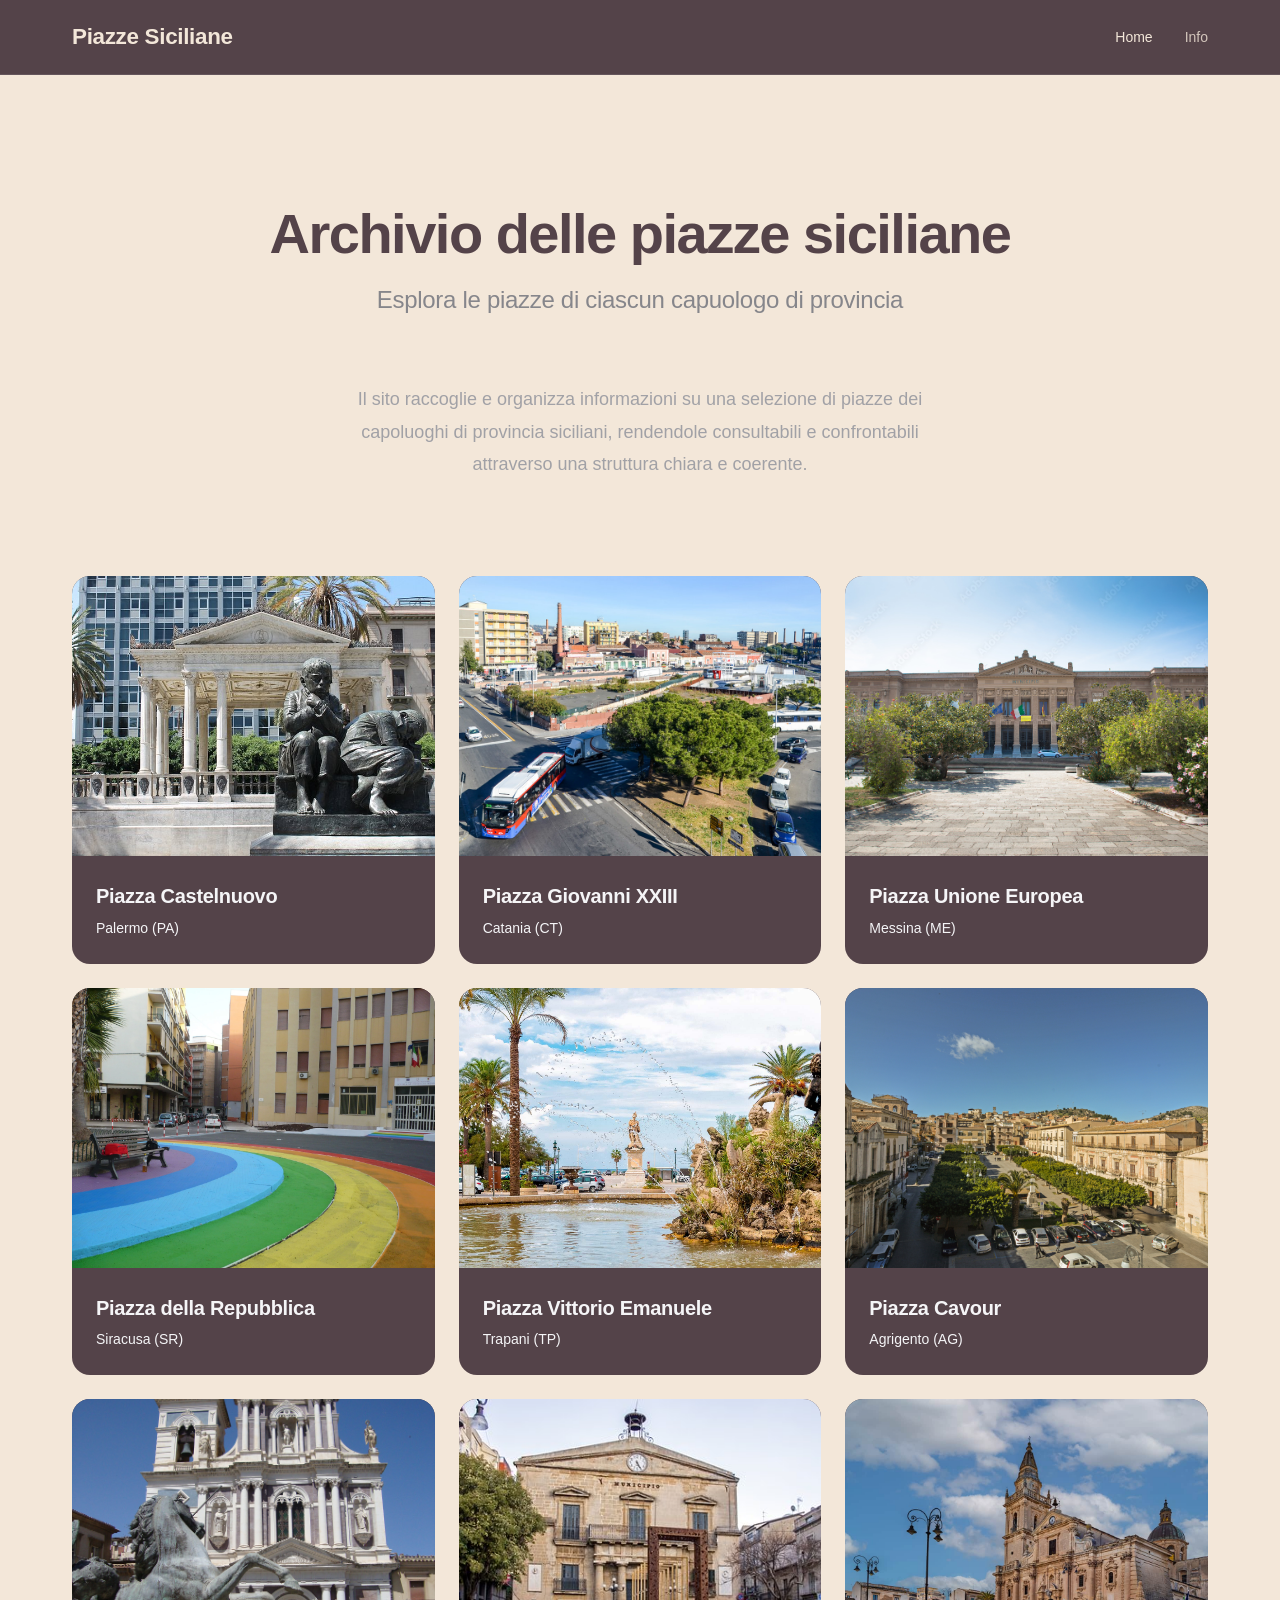
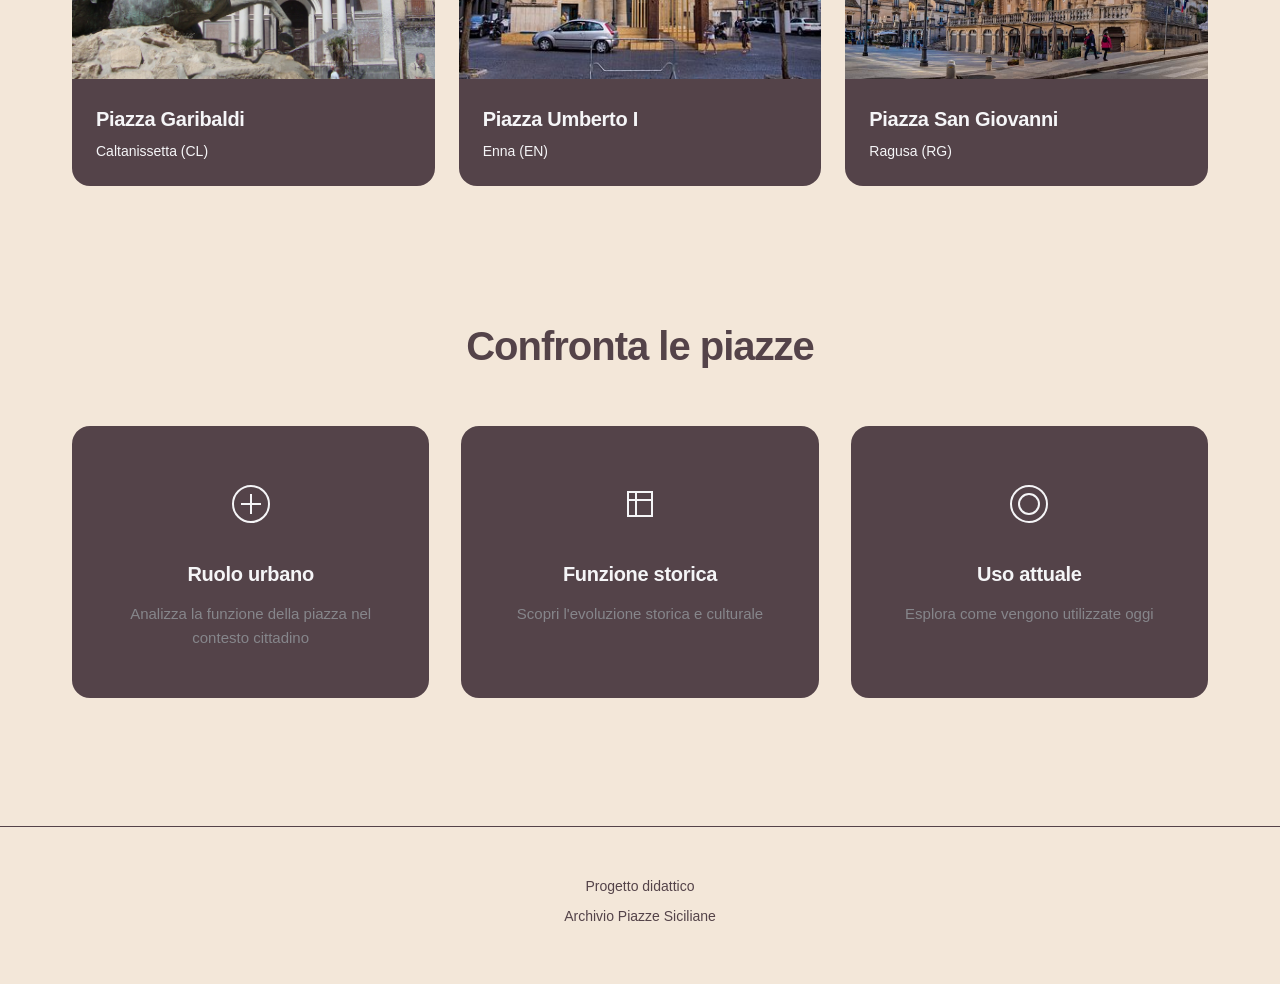
<file: index.html>
<!DOCTYPE html>
<html lang="it">
<head>
    <meta charset="UTF-8">
    <meta name="viewport" content="width=device-width, initial-scale=1.0">
    <title>Archivio delle piazze siciliane</title>
    <link rel="stylesheet" href="css/style.css">
</head>
<body>

<header>
    <div class="header-container">
        <div class="header-left">
            <h1>Piazze Siciliane</h1>
        </div>
        <nav>
            <a href="index.html" class="active">Home</a>
            <a href="info.html">Info</a>
        </nav>
    </div>
</header>

<main>
    <!-- HERO SECTION -->
    <section class="hero">
        <h2>Archivio delle piazze siciliane</h2>
        <p>Esplora le piazze di ciascun capuologo di provincia</p>
    </section>

    <!-- INFO SECTION -->
    <section class="intro">
        <p>
            Il sito raccoglie e organizza informazioni su una selezione di piazze
            dei capoluoghi di provincia siciliani, rendendole consultabili e confrontabili
            attraverso una struttura chiara e coerente.
        </p>
    </section>

    <!-- PIAZZE GRID - 9 PIAZZE -->
    <section class="piazze" id="piazze">
        <a href="piazza-palermo.html" class="card">
            <img src="img/palermo.jpeg" alt="Piazza Castelnuovo Palermo" class="card-img">
            <div class="card-content">
                <h3>Piazza Castelnuovo</h3>
                <p>Palermo (PA)</p>
            </div>
        </a>

        <a href="piazza-catania.html" class="card">
            <img src="img/catania.webp" alt="Piazza Giovanni XXIII Catania" class="card-img">
            <div class="card-content">
                <h3>Piazza Giovanni XXIII</h3>
                <p>Catania (CT)</p>
            </div>
        </a>

        <a href="piazza-messina.html" class="card">
            <img src="img/messina.webp" alt="Piazza Unione Europea Messina" class="card-img">
            <div class="card-content">
                <h3>Piazza Unione Europea</h3>
                <p>Messina (ME)</p>
            </div>
        </a>

        <a href="piazza-siracusa.html" class="card">
            <img src="img/siracusa.webp" alt="Piazza della Repubblica Siracusa" class="card-img">
            <div class="card-content">
                <h3>Piazza della Repubblica</h3>
                <p>Siracusa (SR)</p>
            </div>
        </a>

        <div class="card">
            <img src="img/trapani.jpeg" alt="Piazza Vittorio Emanuele Trapani" class="card-img">
            <div class="card-content">
                <h3>Piazza Vittorio Emanuele</h3>
                <p>Trapani (TP)</p>
            </div>
        </div>

        <div class="card">
            <img src="img/agrigento.webp" alt="Piazza Cavour Agrigento" class="card-img">
            <div class="card-content">
                <h3>Piazza Cavour</h3>
                <p>Agrigento (AG)</p>
            </div>
        </div>

        <div class="card">
            <img src="img/caltanissetta.webp" alt="Piazza Garibaldi Caltanissetta" class="card-img">
            <div class="card-content">
                <h3>Piazza Garibaldi</h3>
                <p>Caltanissetta (CL)</p>
            </div>
        </div>

        <div class="card">
            <img src="img/enna.webp" alt="Piazza Umberto I Enna" class="card-img">
            <div class="card-content">
                <h3>Piazza Umberto I</h3>
                <p>Enna (EN)</p>
            </div>
        </div>

        <div class="card">
            <img src="img/ragusa.jpg" alt="Piazza San Giovanni Ragusa" class="card-img">
            <div class="card-content">
                <h3>Piazza San Giovanni</h3>
                <p>Ragusa (RG)</p>
            </div>
        </div>
    </section>

    <!-- CONFRONTA SECTION -->
    <section class="confronta" id="confronta">
        <h2>Confronta le piazze</h2>
        
        <div class="compare-grid">
            <a href="confronto-urbano.html" class="compare-card">
                <div class="compare-icon">
                    <svg width="40" height="40" viewBox="0 0 40 40" fill="none">
                        <circle cx="20" cy="20" r="18" stroke="currentColor" stroke-width="2"/>
                        <path d="M20 10v20M10 20h20" stroke="currentColor" stroke-width="2"/>
                    </svg>
                </div>
                <h4>Ruolo urbano</h4>
                <p>Analizza la funzione della piazza nel contesto cittadino</p>
            </a>

            <a href="confronto-storico.html" class="compare-card">
                <div class="compare-icon">
                    <svg width="40" height="40" viewBox="0 0 40 40" fill="none">
                        <rect x="8" y="8" width="24" height="24" stroke="currentColor" stroke-width="2"/>
                        <path d="M8 16h24M16 8v24" stroke="currentColor" stroke-width="2"/>
                    </svg>
                </div>
                <h4>Funzione storica</h4>
                <p>Scopri l'evoluzione storica e culturale</p>
            </a>

            <a href="confronto-attuale.html" class="compare-card">
                <div class="compare-icon">
                    <svg width="40" height="40" viewBox="0 0 40 40" fill="none">
                        <circle cx="20" cy="20" r="18" stroke="currentColor" stroke-width="2"/>
                        <circle cx="20" cy="20" r="10" stroke="currentColor" stroke-width="2"/>
                    </svg>
                </div>
                <h4>Uso attuale</h4>
                <p>Esplora come vengono utilizzate oggi</p>
            </a>
        </div>
    </section>

</main>

<footer>
    <div class="footer-content">
        <p>Progetto didattico</p>
        <p>Archivio Piazze Siciliane</p>
    </div>
</footer>

</body>

</html>
</file>
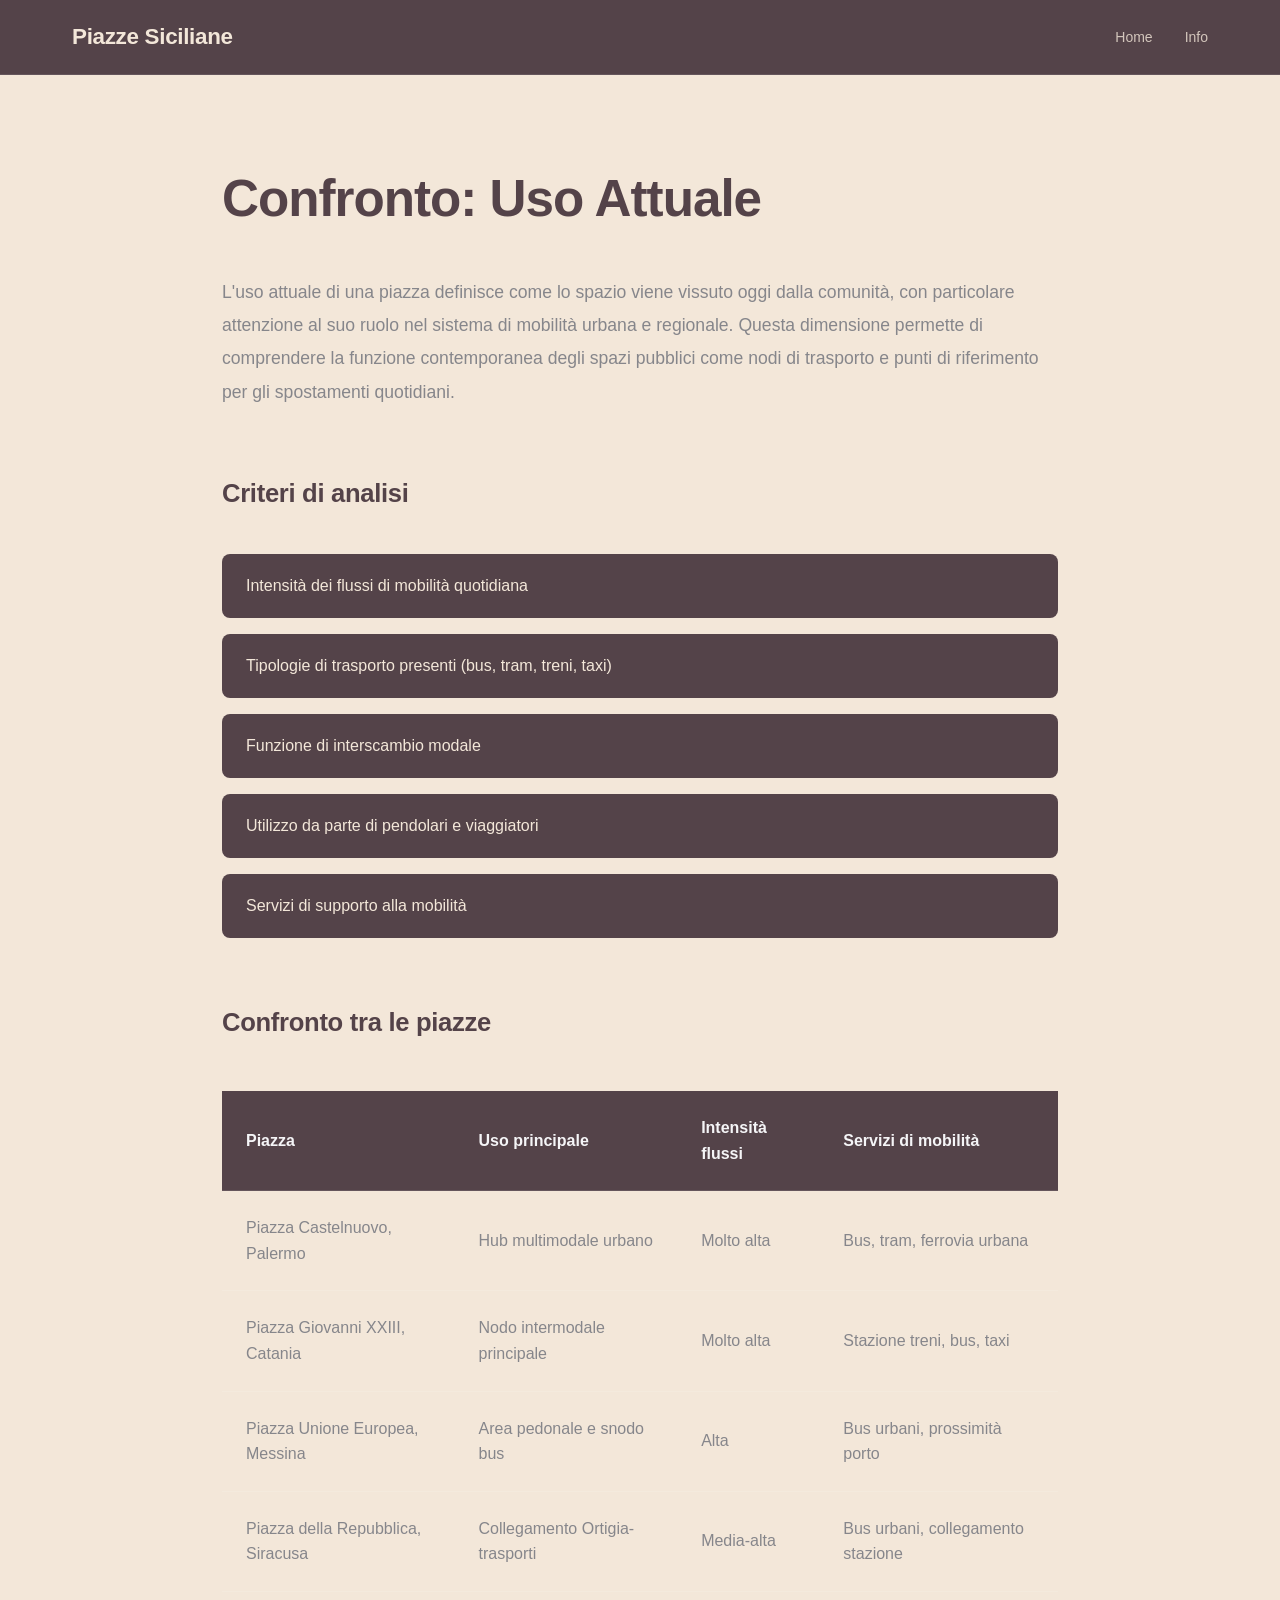
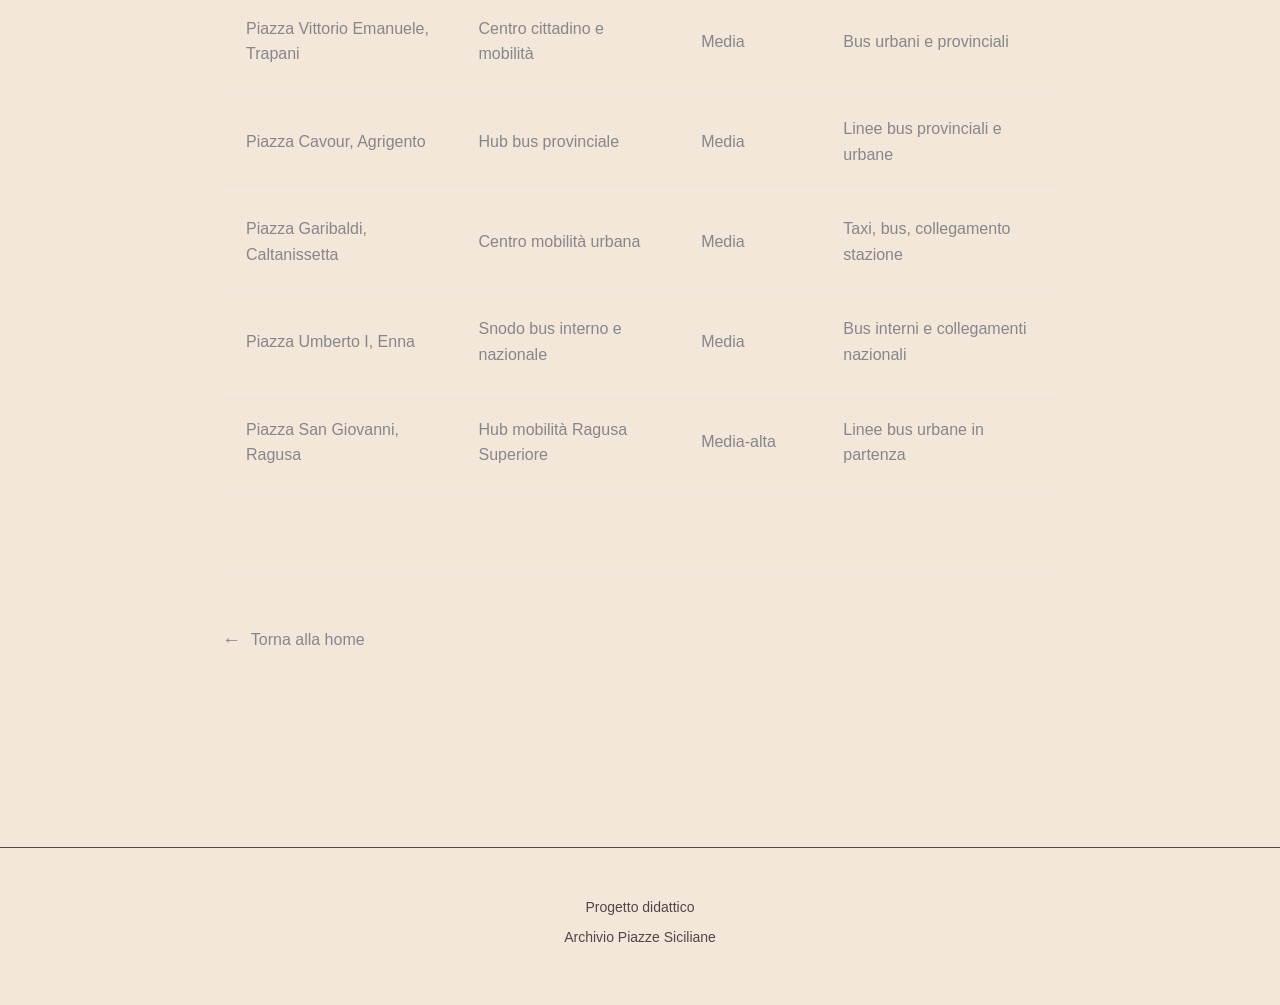
<file: confronto-attuale.html>
<!DOCTYPE html>
<html lang="it">
<head>
    <meta charset="UTF-8">
    <meta name="viewport" content="width=device-width, initial-scale=1.0">
    <title>Uso Attuale - Confronto Piazze</title>
    <link rel="stylesheet" href="css/style.css">
</head>
<body>

<header>
    <div class="header-container">
        <div class="header-left">
            <h1>Piazze Siciliane</h1>
        </div>
        <nav>
            <a href="index.html">Home</a>
            <a href="info.html">Info</a>
        </nav>
    </div>
</header>

<main>
    <article class="content">
        <h2>Confronto: Uso Attuale</h2>
        
        <p>
            L'uso attuale di una piazza definisce come lo spazio viene vissuto oggi dalla comunità, 
            con particolare attenzione al suo ruolo nel sistema di mobilità urbana e regionale. 
            Questa dimensione permette di comprendere la funzione contemporanea degli spazi pubblici 
            come nodi di trasporto e punti di riferimento per gli spostamenti quotidiani.
        </p>

        <h3>Criteri di analisi</h3>
        
        <ul>
            <li>Intensità dei flussi di mobilità quotidiana</li>
            <li>Tipologie di trasporto presenti (bus, tram, treni, taxi)</li>
            <li>Funzione di interscambio modale</li>
            <li>Utilizzo da parte di pendolari e viaggiatori</li>
            <li>Servizi di supporto alla mobilità</li>
        </ul>

        <h3>Confronto tra le piazze</h3>
        
        <table class="comparison-table">
            <thead>
                <tr>
                    <th>Piazza</th>
                    <th>Uso principale</th>
                    <th>Intensità flussi</th>
                    <th>Servizi di mobilità</th>
                </tr>
            </thead>
            <tbody>
                <tr>
                    <td>Piazza Castelnuovo, Palermo</td>
                    <td>Hub multimodale urbano</td>
                    <td>Molto alta</td>
                    <td>Bus, tram, ferrovia urbana</td>
                </tr>
                <tr>
                    <td>Piazza Giovanni XXIII, Catania</td>
                    <td>Nodo intermodale principale</td>
                    <td>Molto alta</td>
                    <td>Stazione treni, bus, taxi</td>
                </tr>
                <tr>
                    <td>Piazza Unione Europea, Messina</td>
                    <td>Area pedonale e snodo bus</td>
                    <td>Alta</td>
                    <td>Bus urbani, prossimità porto</td>
                </tr>
                <tr>
                    <td>Piazza della Repubblica, Siracusa</td>
                    <td>Collegamento Ortigia-trasporti</td>
                    <td>Media-alta</td>
                    <td>Bus urbani, collegamento stazione</td>
                </tr>
                <tr>
                    <td>Piazza Vittorio Emanuele, Trapani</td>
                    <td>Centro cittadino e mobilità</td>
                    <td>Media</td>
                    <td>Bus urbani e provinciali</td>
                </tr>
                <tr>
                    <td>Piazza Cavour, Agrigento</td>
                    <td>Hub bus provinciale</td>
                    <td>Media</td>
                    <td>Linee bus provinciali e urbane</td>
                </tr>
                <tr>
                    <td>Piazza Garibaldi, Caltanissetta</td>
                    <td>Centro mobilità urbana</td>
                    <td>Media</td>
                    <td>Taxi, bus, collegamento stazione</td>
                </tr>
                <tr>
                    <td>Piazza Umberto I, Enna</td>
                    <td>Snodo bus interno e nazionale</td>
                    <td>Media</td>
                    <td>Bus interni e collegamenti nazionali</td>
                </tr>
                <tr>
                    <td>Piazza San Giovanni, Ragusa</td>
                    <td>Hub mobilità Ragusa Superiore</td>
                    <td>Media-alta</td>
                    <td>Linee bus urbane in partenza</td>
                </tr>
            </tbody>
        </table>

        <p>
            <a href="index.html">Torna alla home</a>
        </p>
    </article>
</main>

<footer>
    <div class="footer-content">
        <p>Progetto didattico</p>
        <p>Archivio Piazze Siciliane</p>
    </div>
</footer>

</body>
</html>
</file>
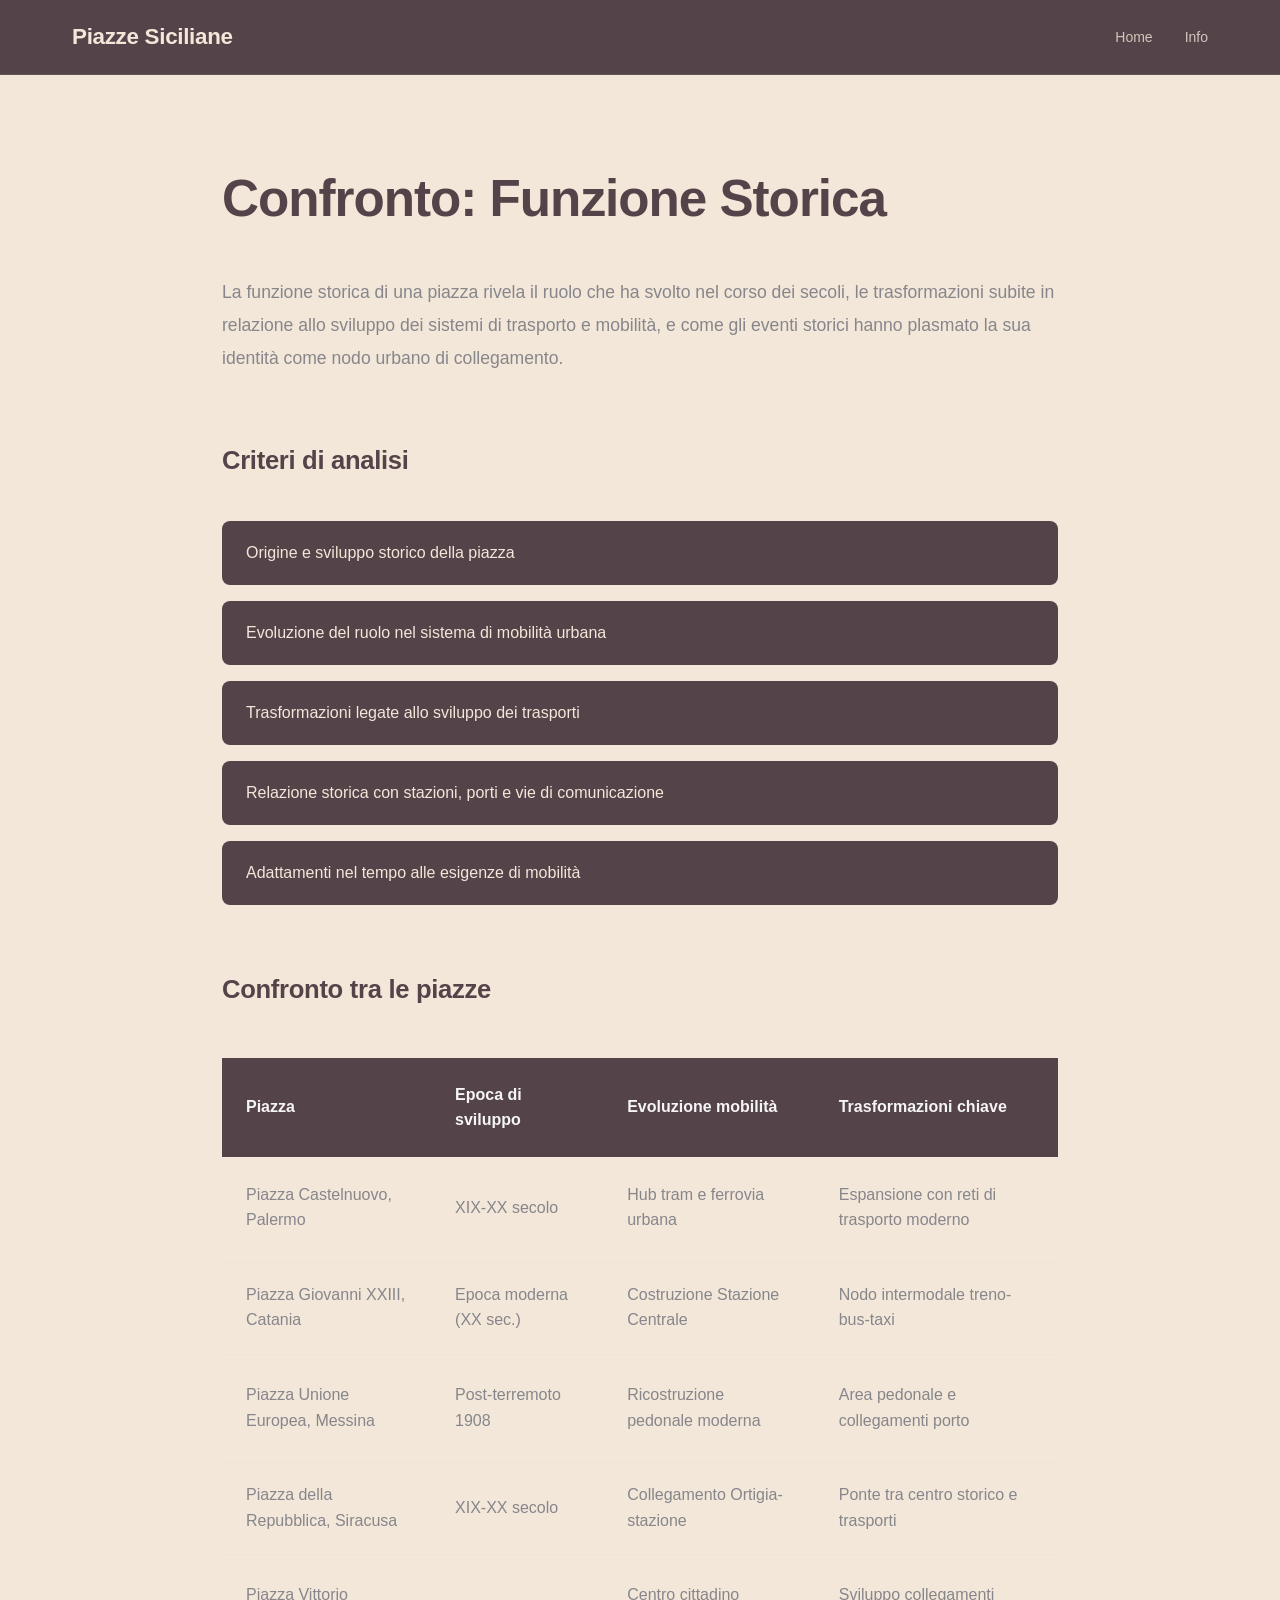
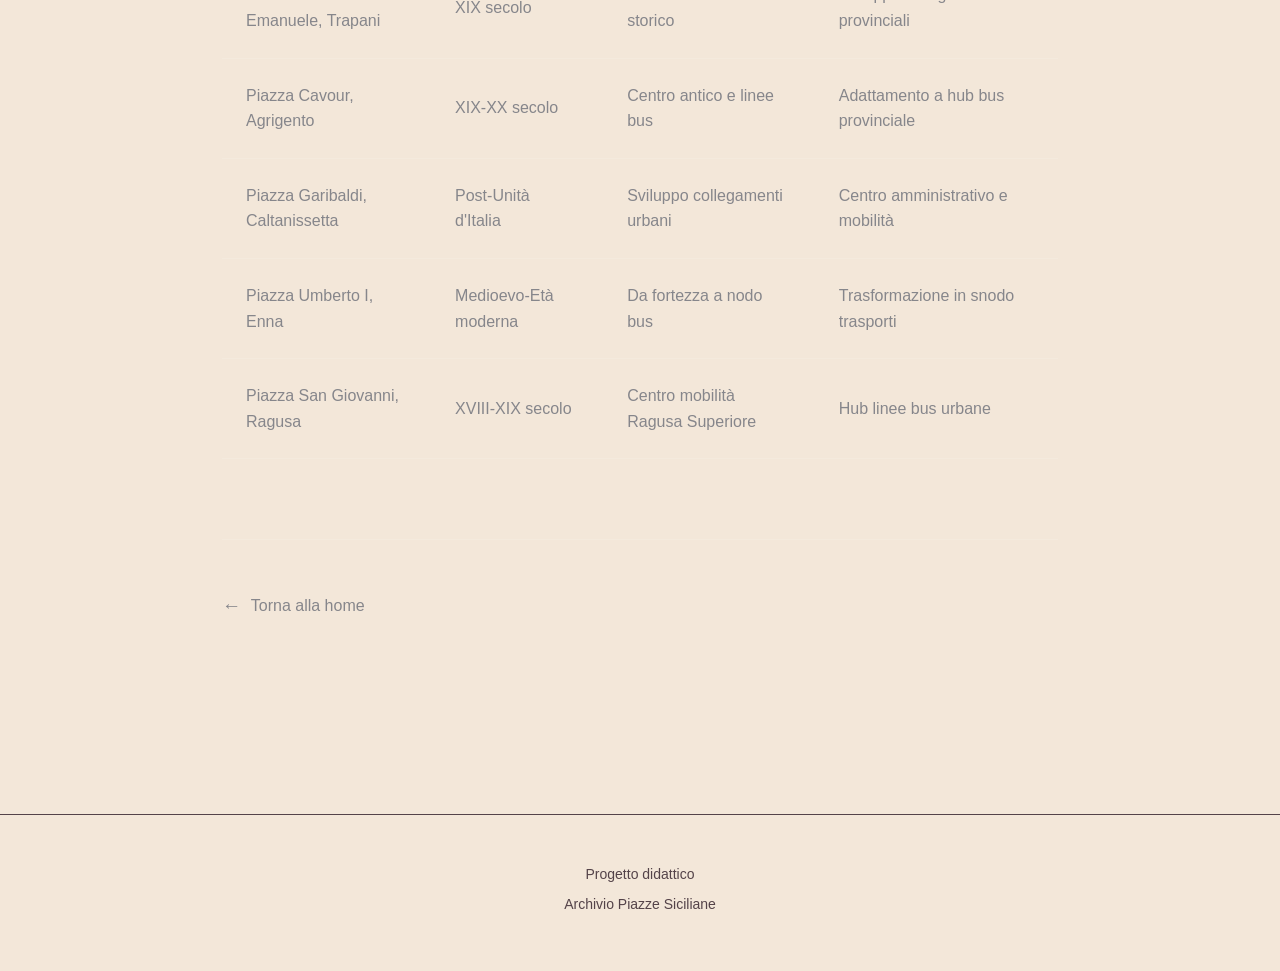
<file: confronto-storico.html>
<!DOCTYPE html>
<html lang="it">
<head>
    <meta charset="UTF-8">
    <meta name="viewport" content="width=device-width, initial-scale=1.0">
    <title>Funzione Storica - Confronto Piazze</title>
    <link rel="stylesheet" href="css/style.css">
</head>
<body>

<header>
    <div class="header-container">
        <div class="header-left">
            <h1>Piazze Siciliane</h1>
        </div>
        <nav>
            <a href="index.html">Home</a>
            <a href="info.html">Info</a>
        </nav>
    </div>
</header>

<main>
    <article class="content">
        <h2>Confronto: Funzione Storica</h2>
        
        <p>
            La funzione storica di una piazza rivela il ruolo che ha svolto nel corso dei secoli, 
            le trasformazioni subite in relazione allo sviluppo dei sistemi di trasporto e mobilità, 
            e come gli eventi storici hanno plasmato la sua identità come nodo urbano di collegamento.
        </p>

        <h3>Criteri di analisi</h3>
        
        <ul>
            <li>Origine e sviluppo storico della piazza</li>
            <li>Evoluzione del ruolo nel sistema di mobilità urbana</li>
            <li>Trasformazioni legate allo sviluppo dei trasporti</li>
            <li>Relazione storica con stazioni, porti e vie di comunicazione</li>
            <li>Adattamenti nel tempo alle esigenze di mobilità</li>
        </ul>

        <h3>Confronto tra le piazze</h3>
        
        <table class="comparison-table">
            <thead>
                <tr>
                    <th>Piazza</th>
                    <th>Epoca di sviluppo</th>
                    <th>Evoluzione mobilità</th>
                    <th>Trasformazioni chiave</th>
                </tr>
            </thead>
            <tbody>
                <tr>
                    <td>Piazza Castelnuovo, Palermo</td>
                    <td>XIX-XX secolo</td>
                    <td>Hub tram e ferrovia urbana</td>
                    <td>Espansione con reti di trasporto moderno</td>
                </tr>
                <tr>
                    <td>Piazza Giovanni XXIII, Catania</td>
                    <td>Epoca moderna (XX sec.)</td>
                    <td>Costruzione Stazione Centrale</td>
                    <td>Nodo intermodale treno-bus-taxi</td>
                </tr>
                <tr>
                    <td>Piazza Unione Europea, Messina</td>
                    <td>Post-terremoto 1908</td>
                    <td>Ricostruzione pedonale moderna</td>
                    <td>Area pedonale e collegamenti porto</td>
                </tr>
                <tr>
                    <td>Piazza della Repubblica, Siracusa</td>
                    <td>XIX-XX secolo</td>
                    <td>Collegamento Ortigia-stazione</td>
                    <td>Ponte tra centro storico e trasporti</td>
                </tr>
                <tr>
                    <td>Piazza Vittorio Emanuele, Trapani</td>
                    <td>XIX secolo</td>
                    <td>Centro cittadino storico</td>
                    <td>Sviluppo collegamenti provinciali</td>
                </tr>
                <tr>
                    <td>Piazza Cavour, Agrigento</td>
                    <td>XIX-XX secolo</td>
                    <td>Centro antico e linee bus</td>
                    <td>Adattamento a hub bus provinciale</td>
                </tr>
                <tr>
                    <td>Piazza Garibaldi, Caltanissetta</td>
                    <td>Post-Unità d'Italia</td>
                    <td>Sviluppo collegamenti urbani</td>
                    <td>Centro amministrativo e mobilità</td>
                </tr>
                <tr>
                    <td>Piazza Umberto I, Enna</td>
                    <td>Medioevo-Età moderna</td>
                    <td>Da fortezza a nodo bus</td>
                    <td>Trasformazione in snodo trasporti</td>
                </tr>
                <tr>
                    <td>Piazza San Giovanni, Ragusa</td>
                    <td>XVIII-XIX secolo</td>
                    <td>Centro mobilità Ragusa Superiore</td>
                    <td>Hub linee bus urbane</td>
                </tr>
            </tbody>
        </table>

        <p>
            <a href="index.html">Torna alla home</a>
        </p>
    </article>
</main>

<footer>
    <div class="footer-content">
        <p>Progetto didattico</p>
        <p>Archivio Piazze Siciliane</p>
    </div>
</footer>

</body>
</html>
</file>
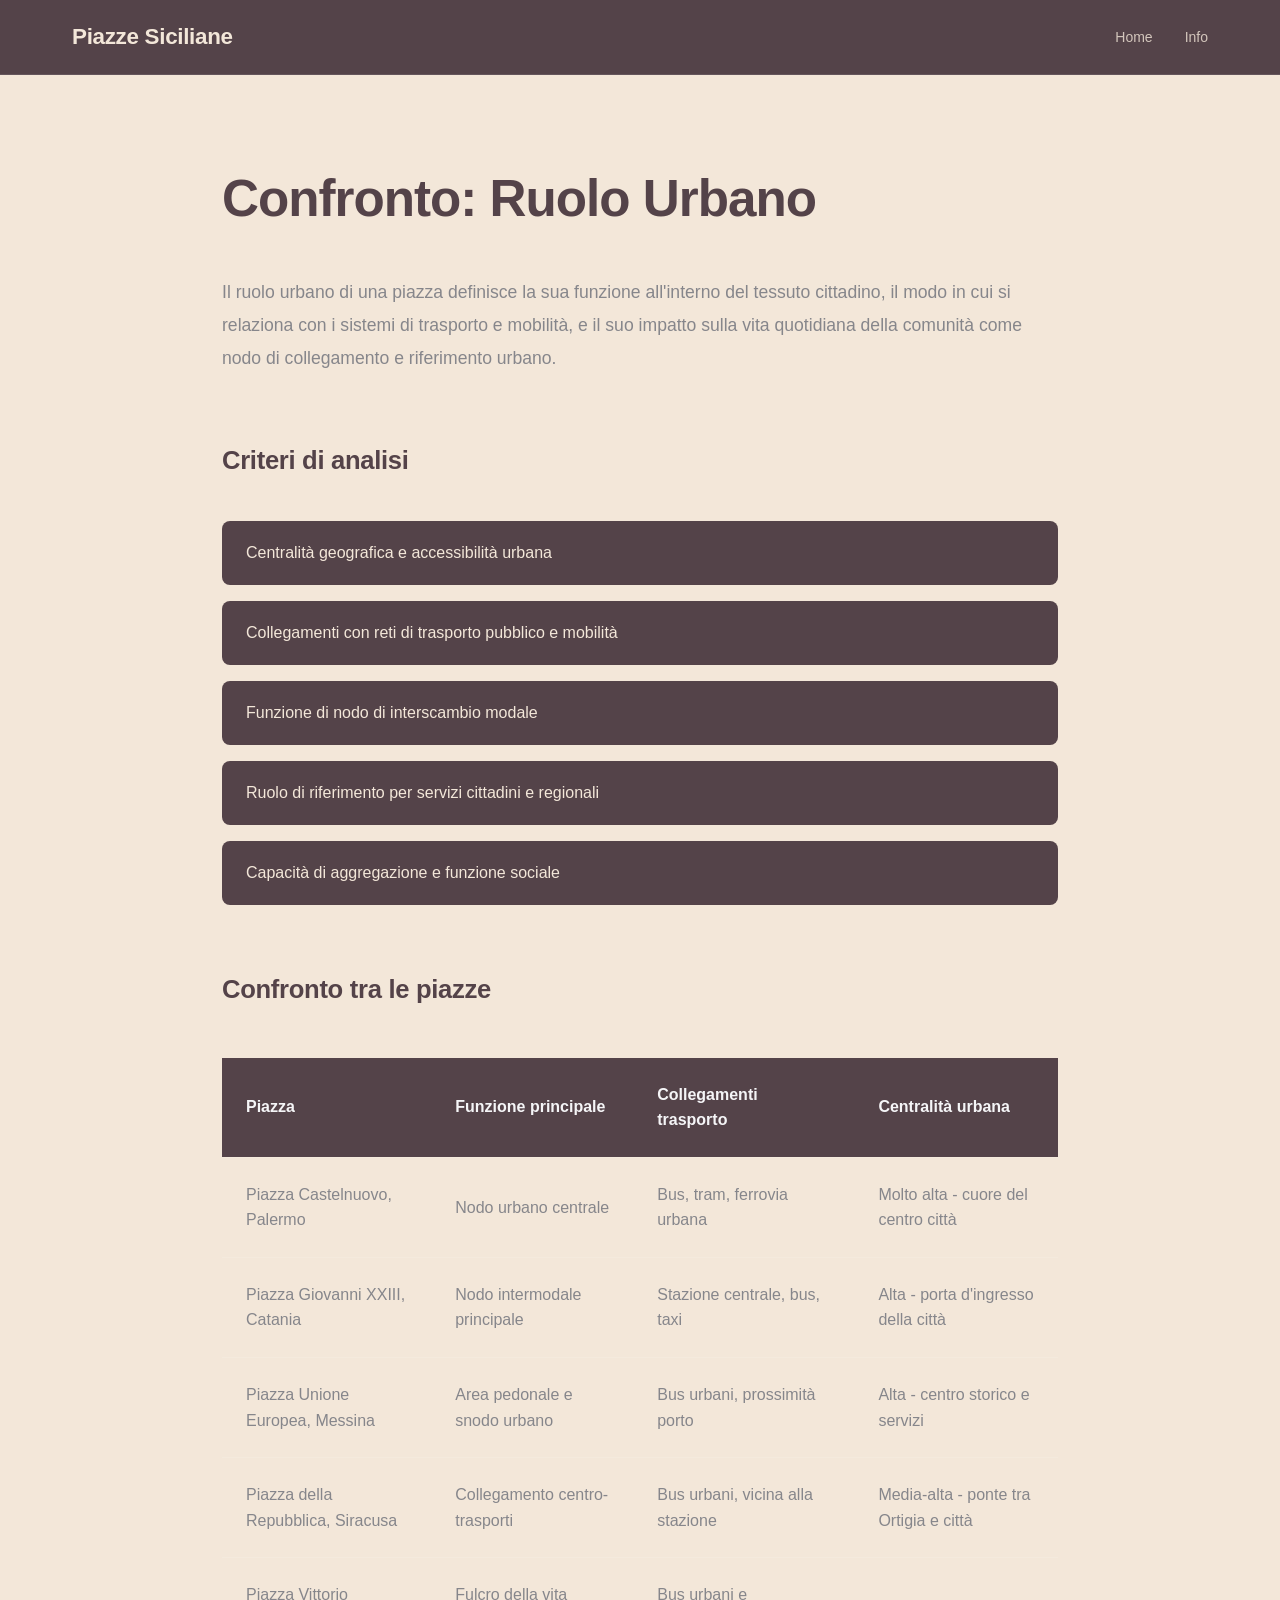
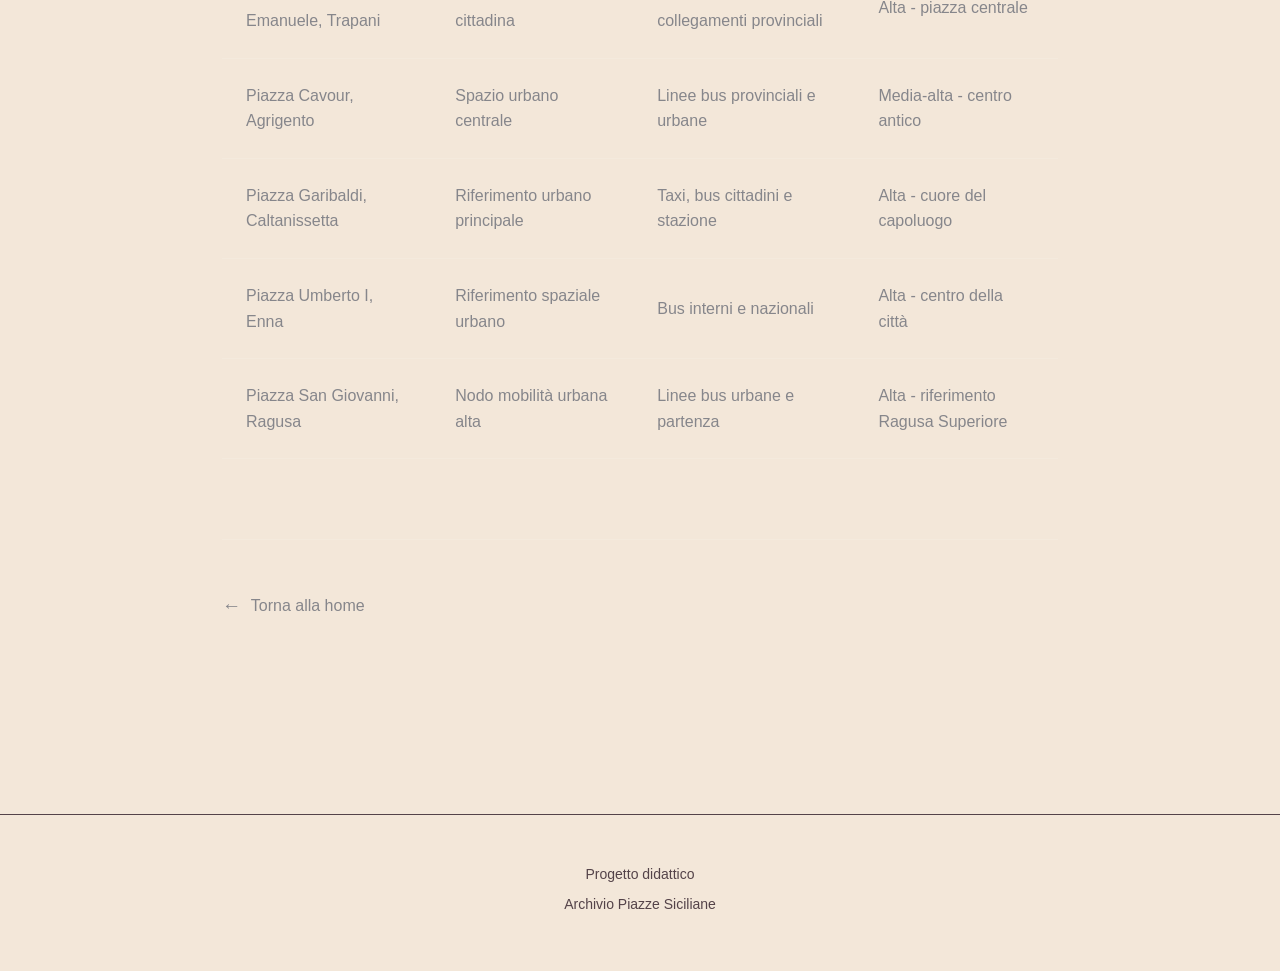
<file: confronto-urbano.html>
<!DOCTYPE html>
<html lang="it">
<head>
    <meta charset="UTF-8">
    <meta name="viewport" content="width=device-width, initial-scale=1.0">
    <title>Ruolo Urbano - Confronto Piazze</title>
    <link rel="stylesheet" href="css/style.css">
</head>
<body>

<header>
    <div class="header-container">
        <div class="header-left">
            <h1>Piazze Siciliane</h1>
        </div>
        <nav>
            <a href="index.html">Home</a>
            <a href="info.html">Info</a>
        </nav>
    </div>
</header>

<main>
    <article class="content">
        <h2>Confronto: Ruolo Urbano</h2>
        
        <p>
            Il ruolo urbano di una piazza definisce la sua funzione all'interno del tessuto cittadino, 
            il modo in cui si relaziona con i sistemi di trasporto e mobilità, e il suo impatto 
            sulla vita quotidiana della comunità come nodo di collegamento e riferimento urbano.
        </p>

        <h3>Criteri di analisi</h3>
        
        <ul>
            <li>Centralità geografica e accessibilità urbana</li>
            <li>Collegamenti con reti di trasporto pubblico e mobilità</li>
            <li>Funzione di nodo di interscambio modale</li>
            <li>Ruolo di riferimento per servizi cittadini e regionali</li>
            <li>Capacità di aggregazione e funzione sociale</li>
        </ul>

        <h3>Confronto tra le piazze</h3>
        
        <table class="comparison-table">
            <thead>
                <tr>
                    <th>Piazza</th>
                    <th>Funzione principale</th>
                    <th>Collegamenti trasporto</th>
                    <th>Centralità urbana</th>
                </tr>
            </thead>
            <tbody>
                <tr>
                    <td>Piazza Castelnuovo, Palermo</td>
                    <td>Nodo urbano centrale</td>
                    <td>Bus, tram, ferrovia urbana</td>
                    <td>Molto alta - cuore del centro città</td>
                </tr>
                <tr>
                    <td>Piazza Giovanni XXIII, Catania</td>
                    <td>Nodo intermodale principale</td>
                    <td>Stazione centrale, bus, taxi</td>
                    <td>Alta - porta d'ingresso della città</td>
                </tr>
                <tr>
                    <td>Piazza Unione Europea, Messina</td>
                    <td>Area pedonale e snodo urbano</td>
                    <td>Bus urbani, prossimità porto</td>
                    <td>Alta - centro storico e servizi</td>
                </tr>
                <tr>
                    <td>Piazza della Repubblica, Siracusa</td>
                    <td>Collegamento centro-trasporti</td>
                    <td>Bus urbani, vicina alla stazione</td>
                    <td>Media-alta - ponte tra Ortigia e città</td>
                </tr>
                <tr>
                    <td>Piazza Vittorio Emanuele, Trapani</td>
                    <td>Fulcro della vita cittadina</td>
                    <td>Bus urbani e collegamenti provinciali</td>
                    <td>Alta - piazza centrale</td>
                </tr>
                <tr>
                    <td>Piazza Cavour, Agrigento</td>
                    <td>Spazio urbano centrale</td>
                    <td>Linee bus provinciali e urbane</td>
                    <td>Media-alta - centro antico</td>
                </tr>
                <tr>
                    <td>Piazza Garibaldi, Caltanissetta</td>
                    <td>Riferimento urbano principale</td>
                    <td>Taxi, bus cittadini e stazione</td>
                    <td>Alta - cuore del capoluogo</td>
                </tr>
                <tr>
                    <td>Piazza Umberto I, Enna</td>
                    <td>Riferimento spaziale urbano</td>
                    <td>Bus interni e nazionali</td>
                    <td>Alta - centro della città</td>
                </tr>
                <tr>
                    <td>Piazza San Giovanni, Ragusa</td>
                    <td>Nodo mobilità urbana alta</td>
                    <td>Linee bus urbane e partenza</td>
                    <td>Alta - riferimento Ragusa Superiore</td>
                </tr>
            </tbody>
        </table>

        <p>
            <a href="index.html">Torna alla home</a>
        </p>
    </article>
</main>

<footer>
    <div class="footer-content">
        <p>Progetto didattico</p>
        <p>Archivio Piazze Siciliane</p>
    </div>
</footer>

</body>
</html>
</file>
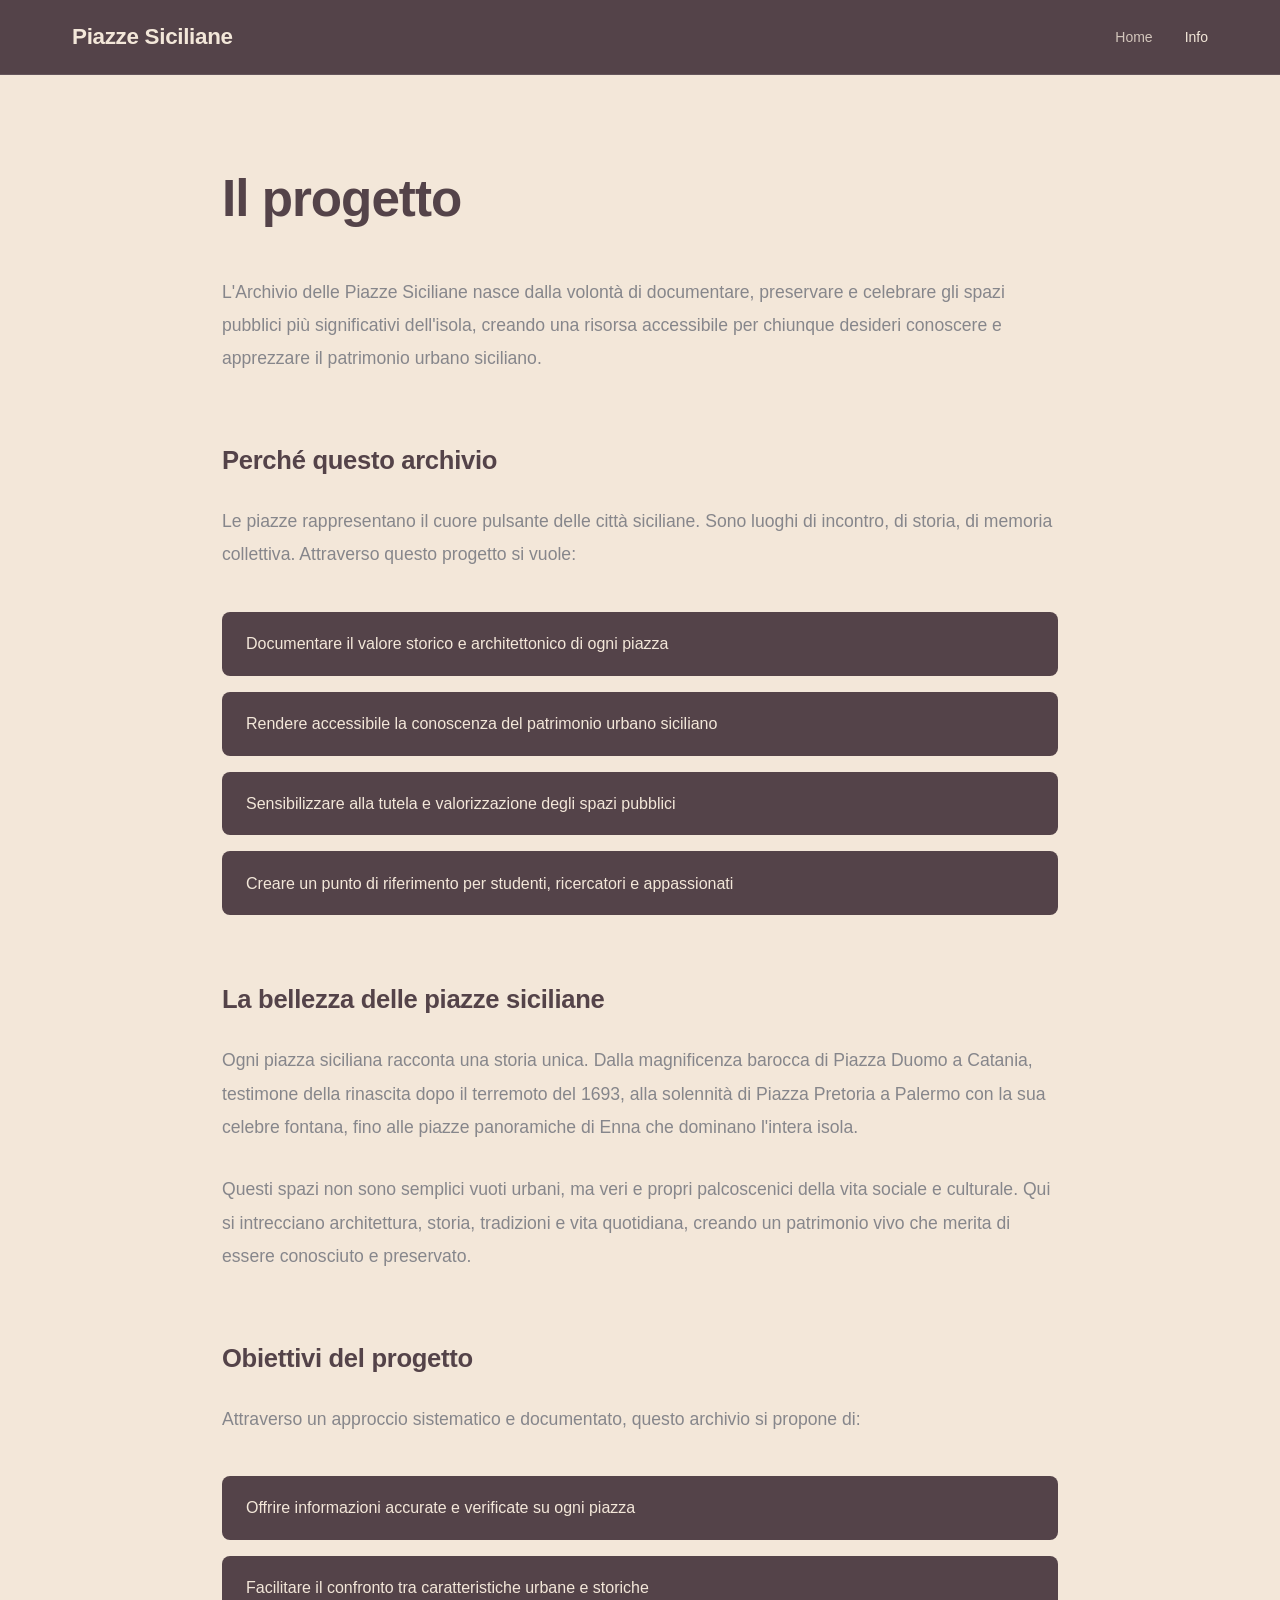
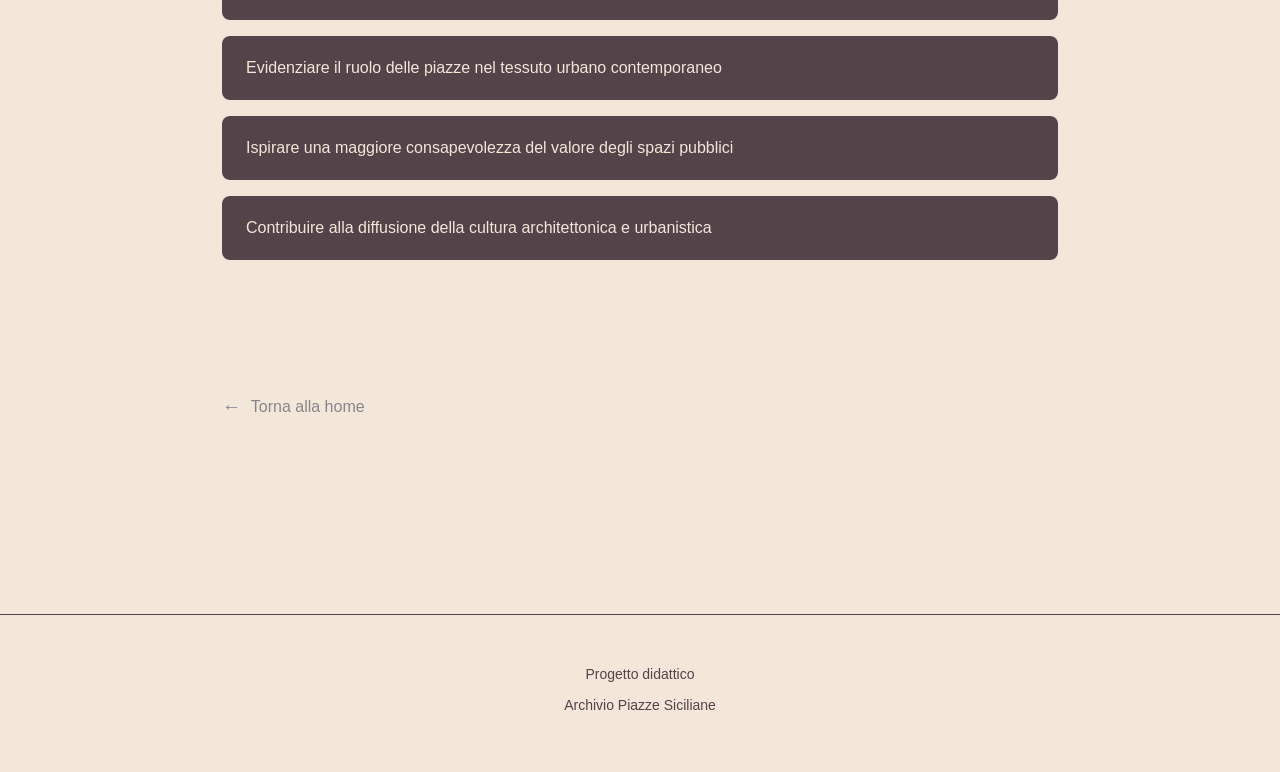
<file: info.html>
<!DOCTYPE html>
<html lang="it">
<head>
    <meta charset="UTF-8">
    <meta name="viewport" content="width=device-width, initial-scale=1.0">
    <title>Info - Piazze Siciliane</title>
    <link rel="stylesheet" href="css/style.css">
</head>
<body>

<header>
    <div class="header-container">
        <div class="header-left">
            <h1>Piazze Siciliane</h1>
        </div>
        <nav>
            <a href="index.html">Home</a>
            <a href="info.html" class="active">Info</a>
        </nav>
    </div>
</header>

<main>
    <article class="content">
        <h2>Il progetto</h2>
        
        <p>
            L'Archivio delle Piazze Siciliane nasce dalla volontà di documentare, preservare e celebrare 
            gli spazi pubblici più significativi dell'isola, creando una risorsa accessibile per chiunque 
            desideri conoscere e apprezzare il patrimonio urbano siciliano.
        </p>

        <h3>Perché questo archivio</h3>
        
        <p>
            Le piazze rappresentano il cuore pulsante delle città siciliane. Sono luoghi di incontro, 
            di storia, di memoria collettiva. Attraverso questo progetto si vuole:
        </p>

        <ul>
            <li>Documentare il valore storico e architettonico di ogni piazza</li>
            <li>Rendere accessibile la conoscenza del patrimonio urbano siciliano</li>
            <li>Sensibilizzare alla tutela e valorizzazione degli spazi pubblici</li>
            <li>Creare un punto di riferimento per studenti, ricercatori e appassionati</li>
        </ul>

        <h3>La bellezza delle piazze siciliane</h3>
        
        <p>
            Ogni piazza siciliana racconta una storia unica. Dalla magnificenza barocca di Piazza Duomo 
            a Catania, testimone della rinascita dopo il terremoto del 1693, alla solennità di Piazza 
            Pretoria a Palermo con la sua celebre fontana, fino alle piazze panoramiche di Enna che 
            dominano l'intera isola.
        </p>

        <p>
            Questi spazi non sono semplici vuoti urbani, ma veri e propri palcoscenici della vita 
            sociale e culturale. Qui si intrecciano architettura, storia, tradizioni e vita quotidiana, 
            creando un patrimonio vivo che merita di essere conosciuto e preservato.
        </p>

        <h3>Obiettivi del progetto</h3>
        
        <p>
            Attraverso un approccio sistematico e documentato, questo archivio si propone di:
        </p>

        <ul>
            <li>Offrire informazioni accurate e verificate su ogni piazza</li>
            <li>Facilitare il confronto tra caratteristiche urbane e storiche</li>
            <li>Evidenziare il ruolo delle piazze nel tessuto urbano contemporaneo</li>
            <li>Ispirare una maggiore consapevolezza del valore degli spazi pubblici</li>
            <li>Contribuire alla diffusione della cultura architettonica e urbanistica</li>
        </ul>

        <p>
            <a href="index.html">Torna alla home</a>
        </p>
    </article>
</main>

<footer>
    <div class="footer-content">
        <p>Progetto didattico</p>
        <p>Archivio Piazze Siciliane</p>
    </div>
</footer>

</body>

</html>
</file>
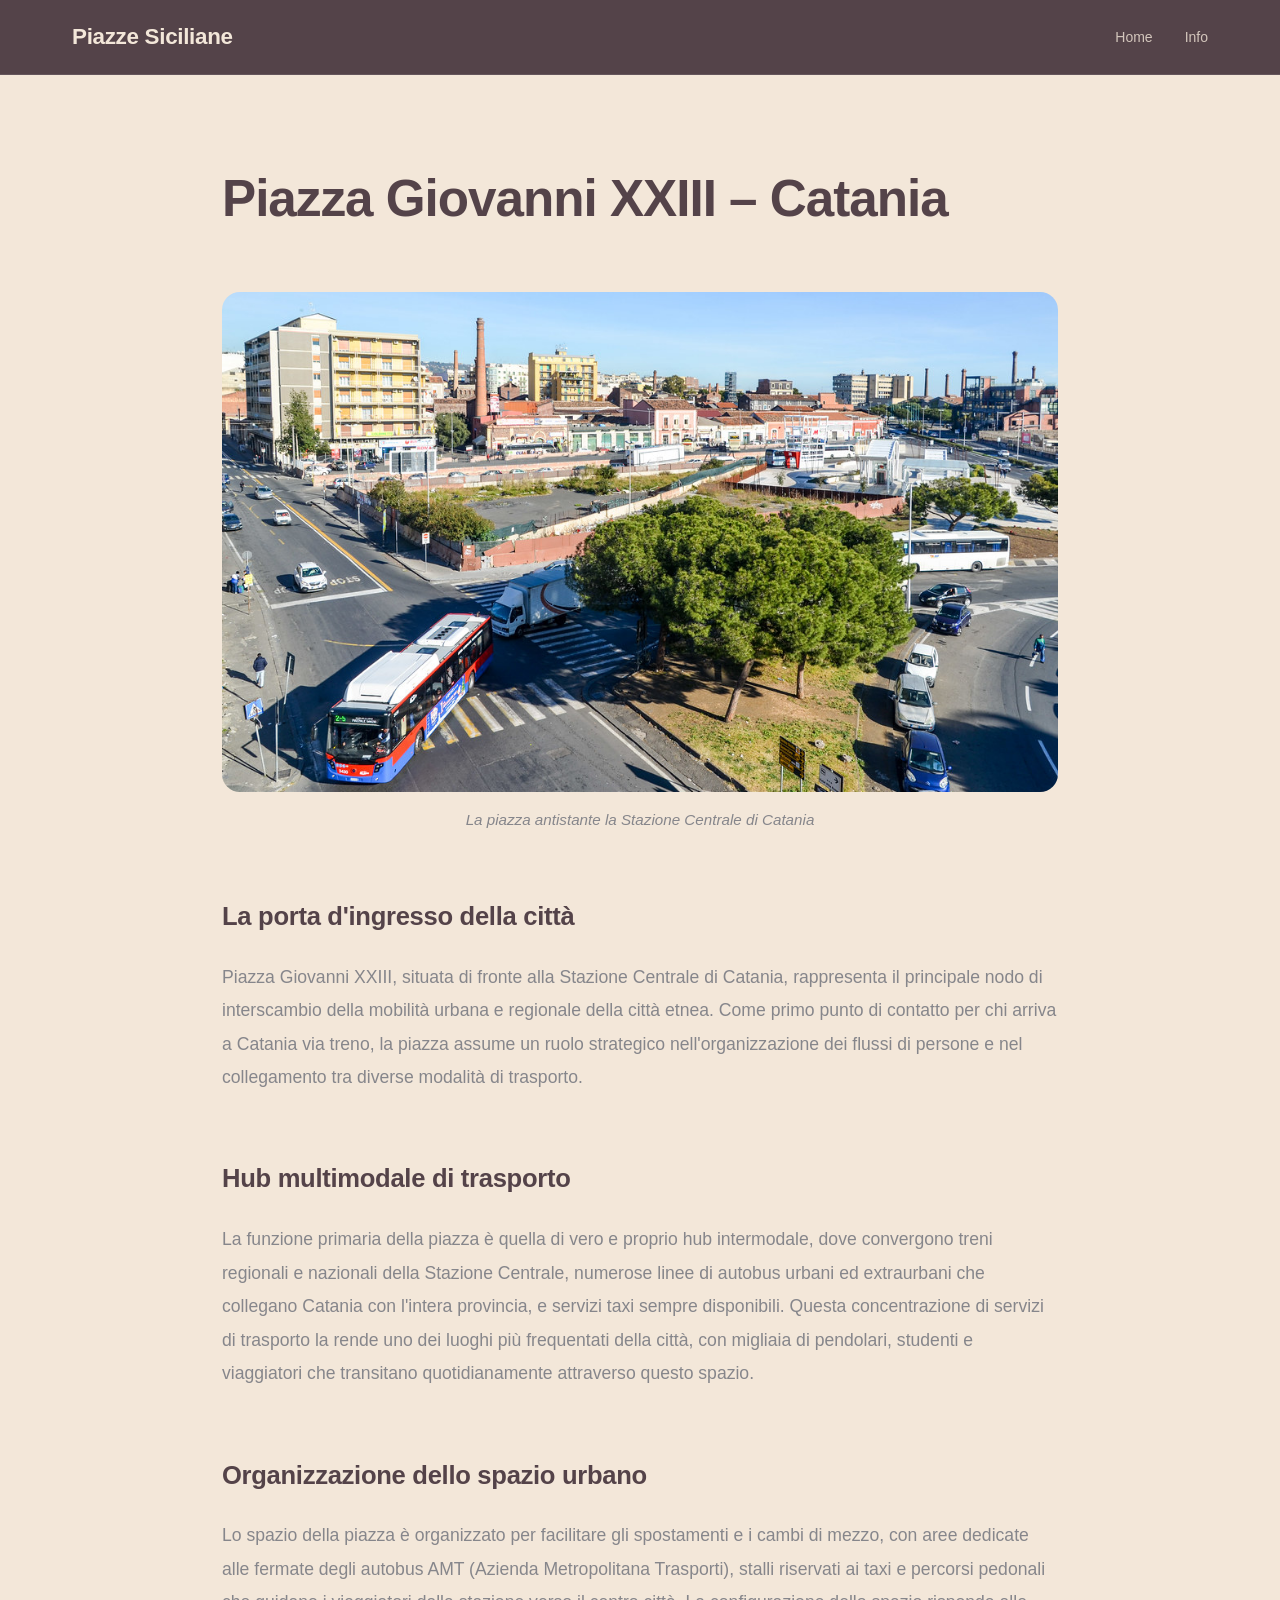
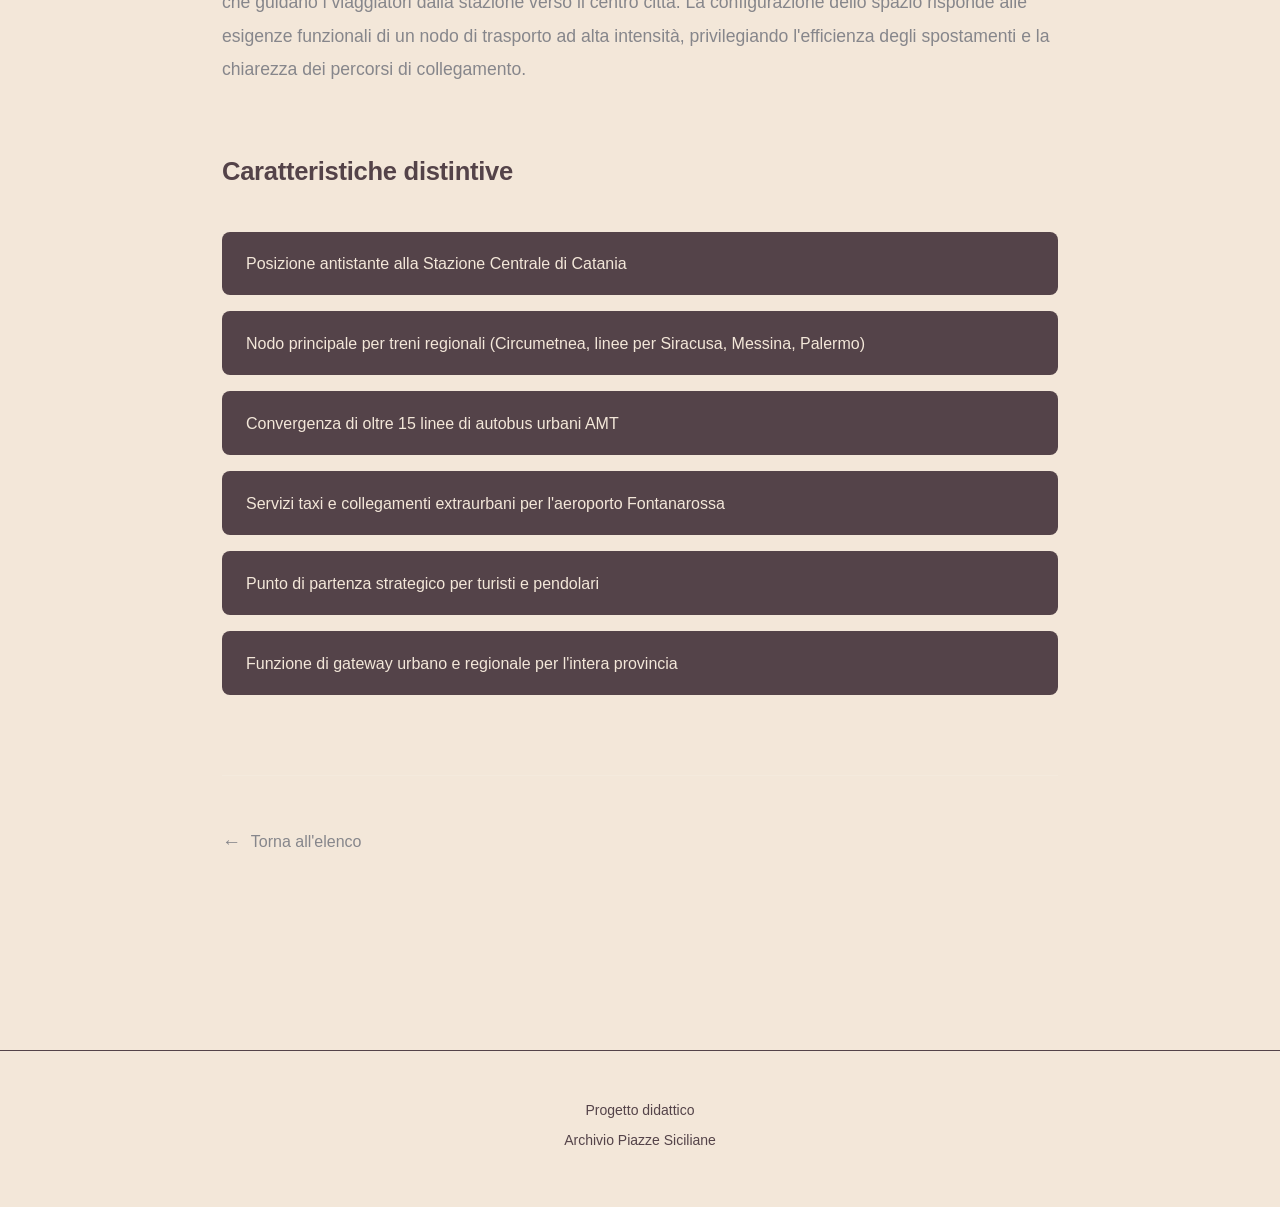
<file: piazza-catania.html>
<!DOCTYPE html>
<html lang="it">
<head>
    <meta charset="UTF-8">
    <meta name="viewport" content="width=device-width, initial-scale=1.0">
    <title>Piazza Giovanni XXIII - Catania</title>
    <link rel="stylesheet" href="css/style.css">
</head>
<body>
<header>
    <div class="header-container">
        <div class="header-left">
            <h1>Piazze Siciliane</h1>
        </div>
        <nav>
            <a href="index.html">Home</a>
            <a href="info.html">Info</a>
        </nav>
    </div>
</header>
<main>
    <article class="content">
        <h2>Piazza Giovanni XXIII – Catania</h2>
        
        <figure class="piazza-img">
            <img src="img/catania.webp" alt="Piazza Giovanni XXIII - Stazione Centrale Catania">
            <figcaption>La piazza antistante la Stazione Centrale di Catania</figcaption>
        </figure>
        <h3>La porta d'ingresso della città</h3>
        <p>
            Piazza Giovanni XXIII, situata di fronte alla Stazione Centrale di Catania, rappresenta 
            il principale nodo di interscambio della mobilità urbana e regionale della città etnea. 
            Come primo punto di contatto per chi arriva a Catania via treno, la piazza assume un ruolo 
            strategico nell'organizzazione dei flussi di persone e nel collegamento tra diverse modalità 
            di trasporto.
        </p>
        <h3>Hub multimodale di trasporto</h3>
        <p>
            La funzione primaria della piazza è quella di vero e proprio hub intermodale, dove convergono 
            treni regionali e nazionali della Stazione Centrale, numerose linee di autobus urbani ed 
            extraurbani che collegano Catania con l'intera provincia, e servizi taxi sempre disponibili. 
            Questa concentrazione di servizi di trasporto la rende uno dei luoghi più frequentati della 
            città, con migliaia di pendolari, studenti e viaggiatori che transitano quotidianamente 
            attraverso questo spazio.
        </p>
        <h3>Organizzazione dello spazio urbano</h3>
        <p>
            Lo spazio della piazza è organizzato per facilitare gli spostamenti e i cambi di mezzo, 
            con aree dedicate alle fermate degli autobus AMT (Azienda Metropolitana Trasporti), 
            stalli riservati ai taxi e percorsi pedonali che guidano i viaggiatori dalla stazione 
            verso il centro città. La configurazione dello spazio risponde alle esigenze funzionali 
            di un nodo di trasporto ad alta intensità, privilegiando l'efficienza degli spostamenti 
            e la chiarezza dei percorsi di collegamento.
        </p>
        <h3>Caratteristiche distintive</h3>
        <ul>
            <li>Posizione antistante alla Stazione Centrale di Catania</li>
            <li>Nodo principale per treni regionali (Circumetnea, linee per Siracusa, Messina, Palermo)</li>
            <li>Convergenza di oltre 15 linee di autobus urbani AMT</li>
            <li>Servizi taxi e collegamenti extraurbani per l'aeroporto Fontanarossa</li>
            <li>Punto di partenza strategico per turisti e pendolari</li>
            <li>Funzione di gateway urbano e regionale per l'intera provincia</li>
        </ul>
        
        <p>
            <a href="index.html">Torna all'elenco</a>
        </p>
    </article>
</main>
<footer>
    <div class="footer-content">
        <p>Progetto didattico</p>
        <p>Archivio Piazze Siciliane</p>
    </div>
</footer>
</body>
</html>
</file>
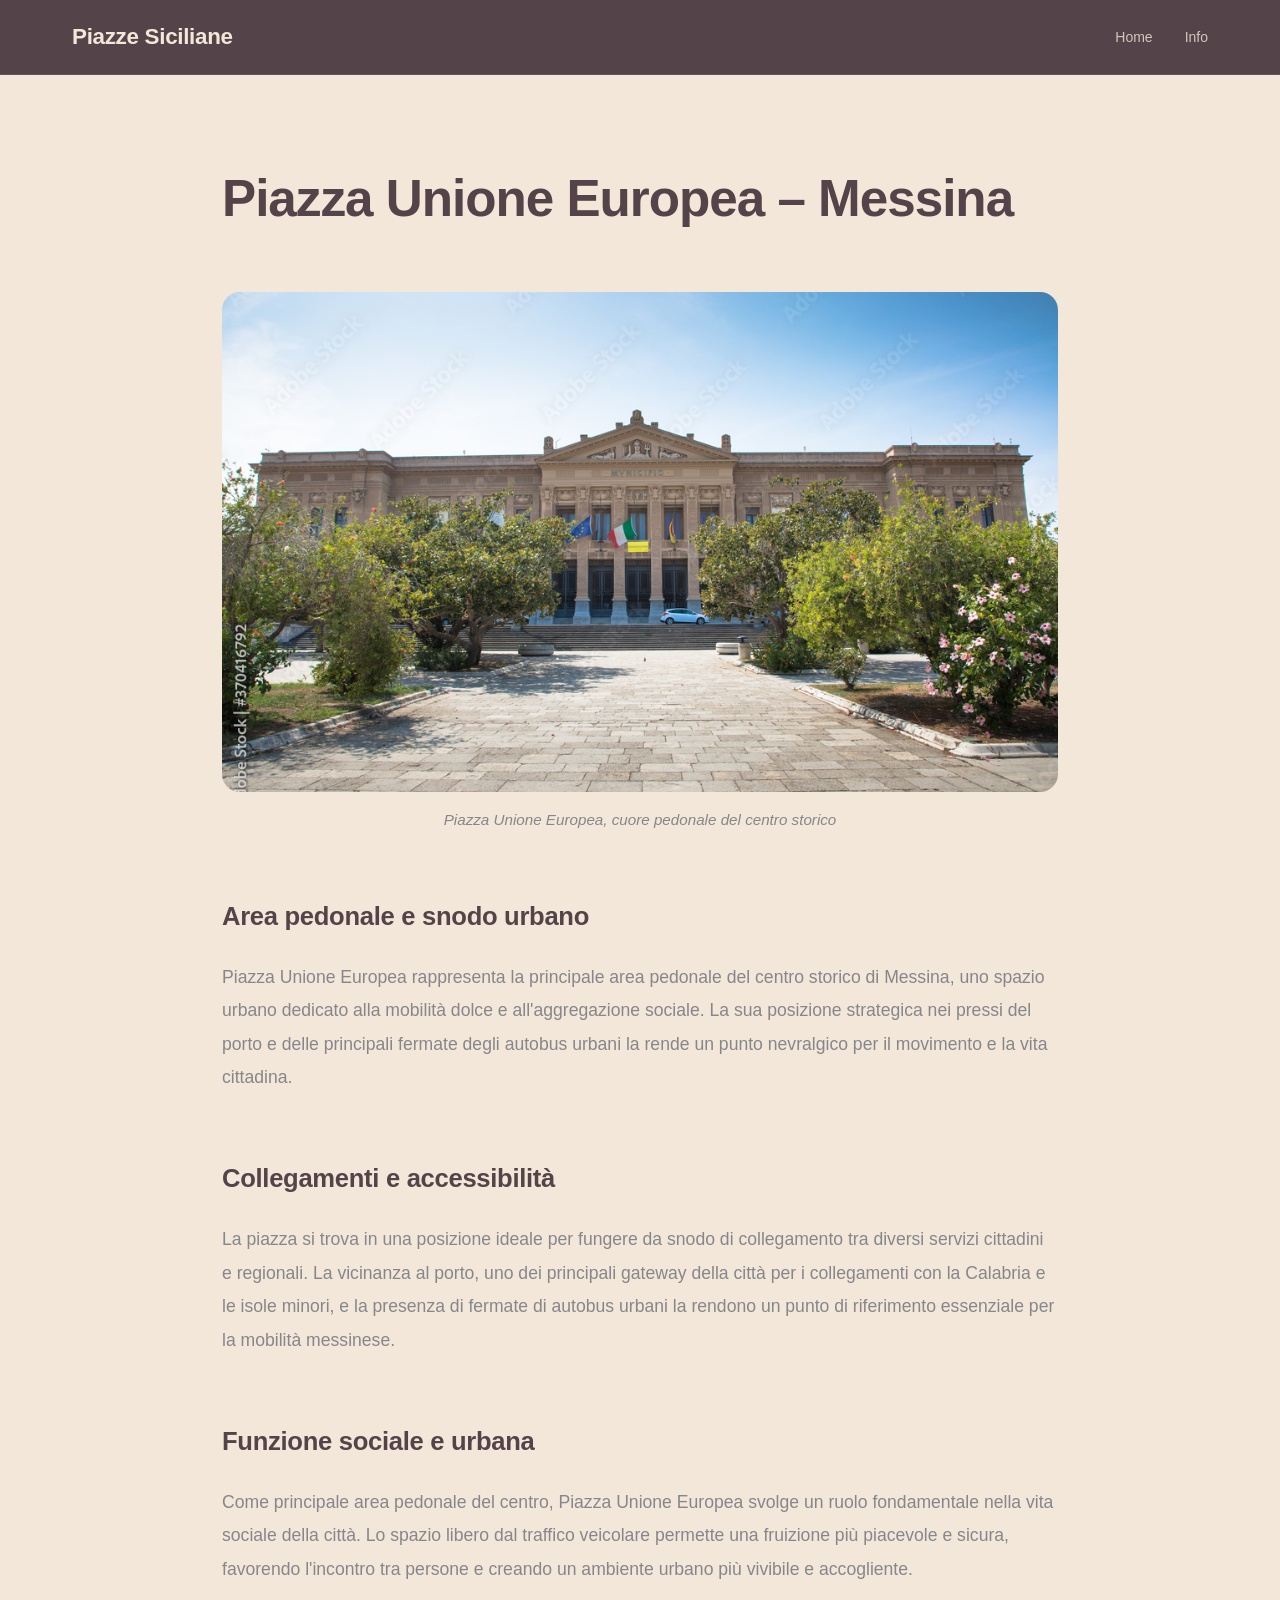
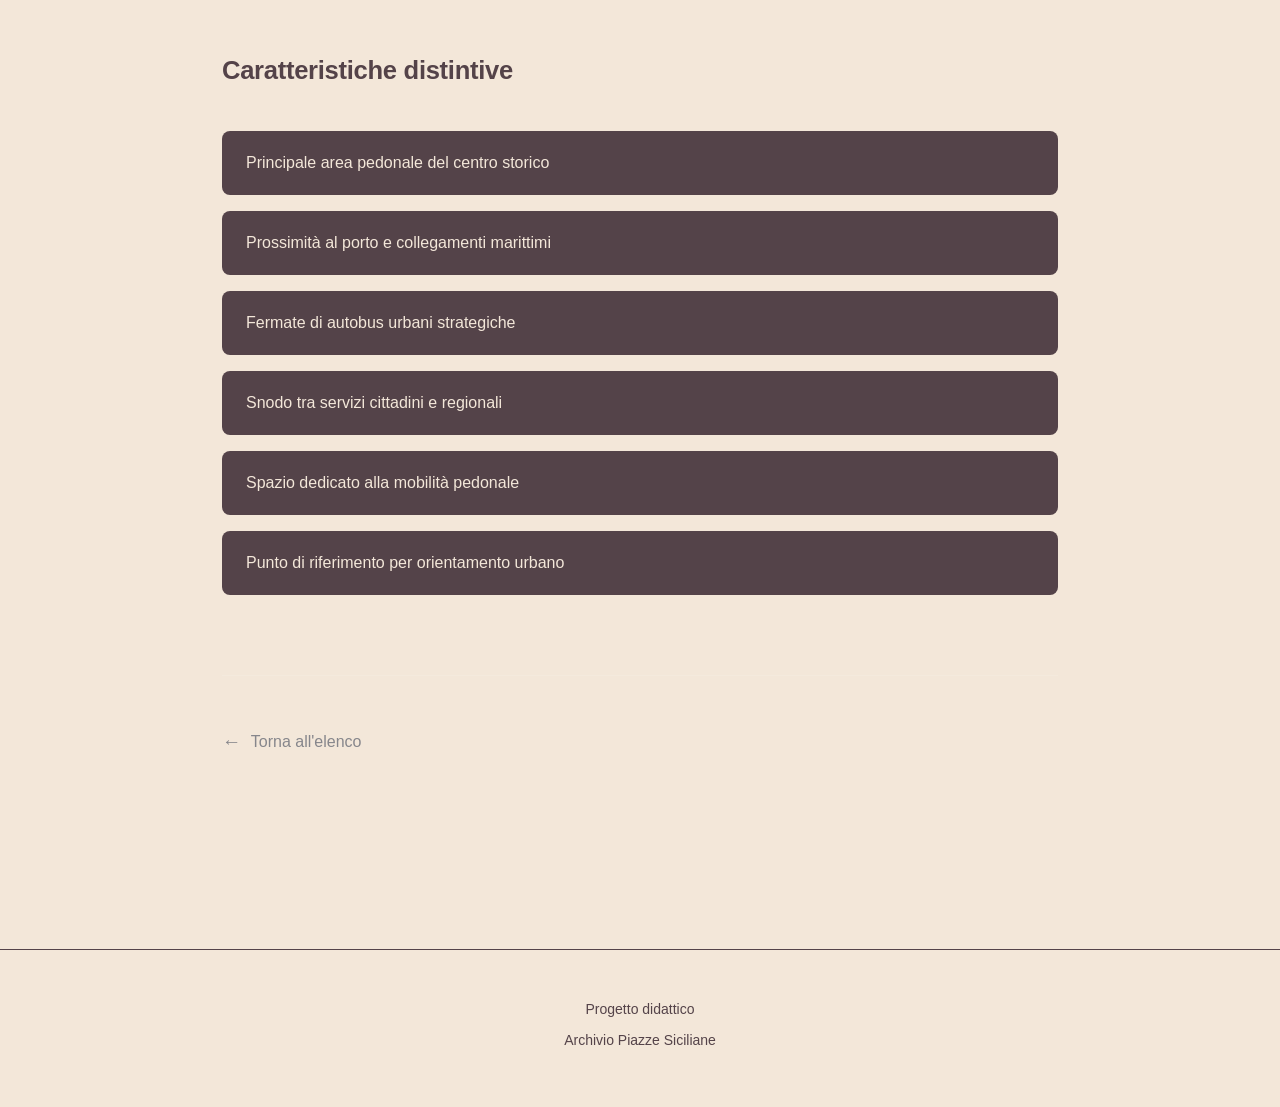
<file: piazza-messina.html>
<!DOCTYPE html>
<html lang="it">
<head>
    <meta charset="UTF-8">
    <meta name="viewport" content="width=device-width, initial-scale=1.0">
    <title>Piazza Unione Europea - Messina</title>
    <link rel="stylesheet" href="css/style.css">
</head>
<body>

<header>
    <div class="header-container">
        <div class="header-left">
            <h1>Piazze Siciliane</h1>
        </div>
        <nav>
            <a href="index.html">Home</a>
            <a href="info.html">Info</a>
        </nav>
    </div>
</header>

<main>
    <article class="content">
        <h2>Piazza Unione Europea – Messina</h2>
        
        <figure class="piazza-img">
            <img src="img/messina.webp" alt="Piazza Unione Europea Messina">
            <figcaption>Piazza Unione Europea, cuore pedonale del centro storico</figcaption>
        </figure>

        <h3>Area pedonale e snodo urbano</h3>
        <p>
            Piazza Unione Europea rappresenta la principale area pedonale del centro storico di Messina, 
            uno spazio urbano dedicato alla mobilità dolce e all'aggregazione sociale. La sua posizione 
            strategica nei pressi del porto e delle principali fermate degli autobus urbani la rende 
            un punto nevralgico per il movimento e la vita cittadina.
        </p>

        <h3>Collegamenti e accessibilità</h3>
        <p>
            La piazza si trova in una posizione ideale per fungere da snodo di collegamento tra diversi 
            servizi cittadini e regionali. La vicinanza al porto, uno dei principali gateway della città 
            per i collegamenti con la Calabria e le isole minori, e la presenza di fermate di autobus 
            urbani la rendono un punto di riferimento essenziale per la mobilità messinese.
        </p>

        <h3>Funzione sociale e urbana</h3>
        <p>
            Come principale area pedonale del centro, Piazza Unione Europea svolge un ruolo fondamentale 
            nella vita sociale della città. Lo spazio libero dal traffico veicolare permette una fruizione 
            più piacevole e sicura, favorendo l'incontro tra persone e creando un ambiente urbano più 
            vivibile e accogliente.
        </p>

        <h3>Caratteristiche distintive</h3>
        <ul>
            <li>Principale area pedonale del centro storico</li>
            <li>Prossimità al porto e collegamenti marittimi</li>
            <li>Fermate di autobus urbani strategiche</li>
            <li>Snodo tra servizi cittadini e regionali</li>
            <li>Spazio dedicato alla mobilità pedonale</li>
            <li>Punto di riferimento per orientamento urbano</li>
        </ul>

        <p>
            <a href="index.html">Torna all'elenco</a>
        </p>
    </article>
</main>

<footer>
    <div class="footer-content">
        <p>Progetto didattico</p>
        <p>Archivio Piazze Siciliane</p>
    </div>
</footer>

</body>

</html>
</file>
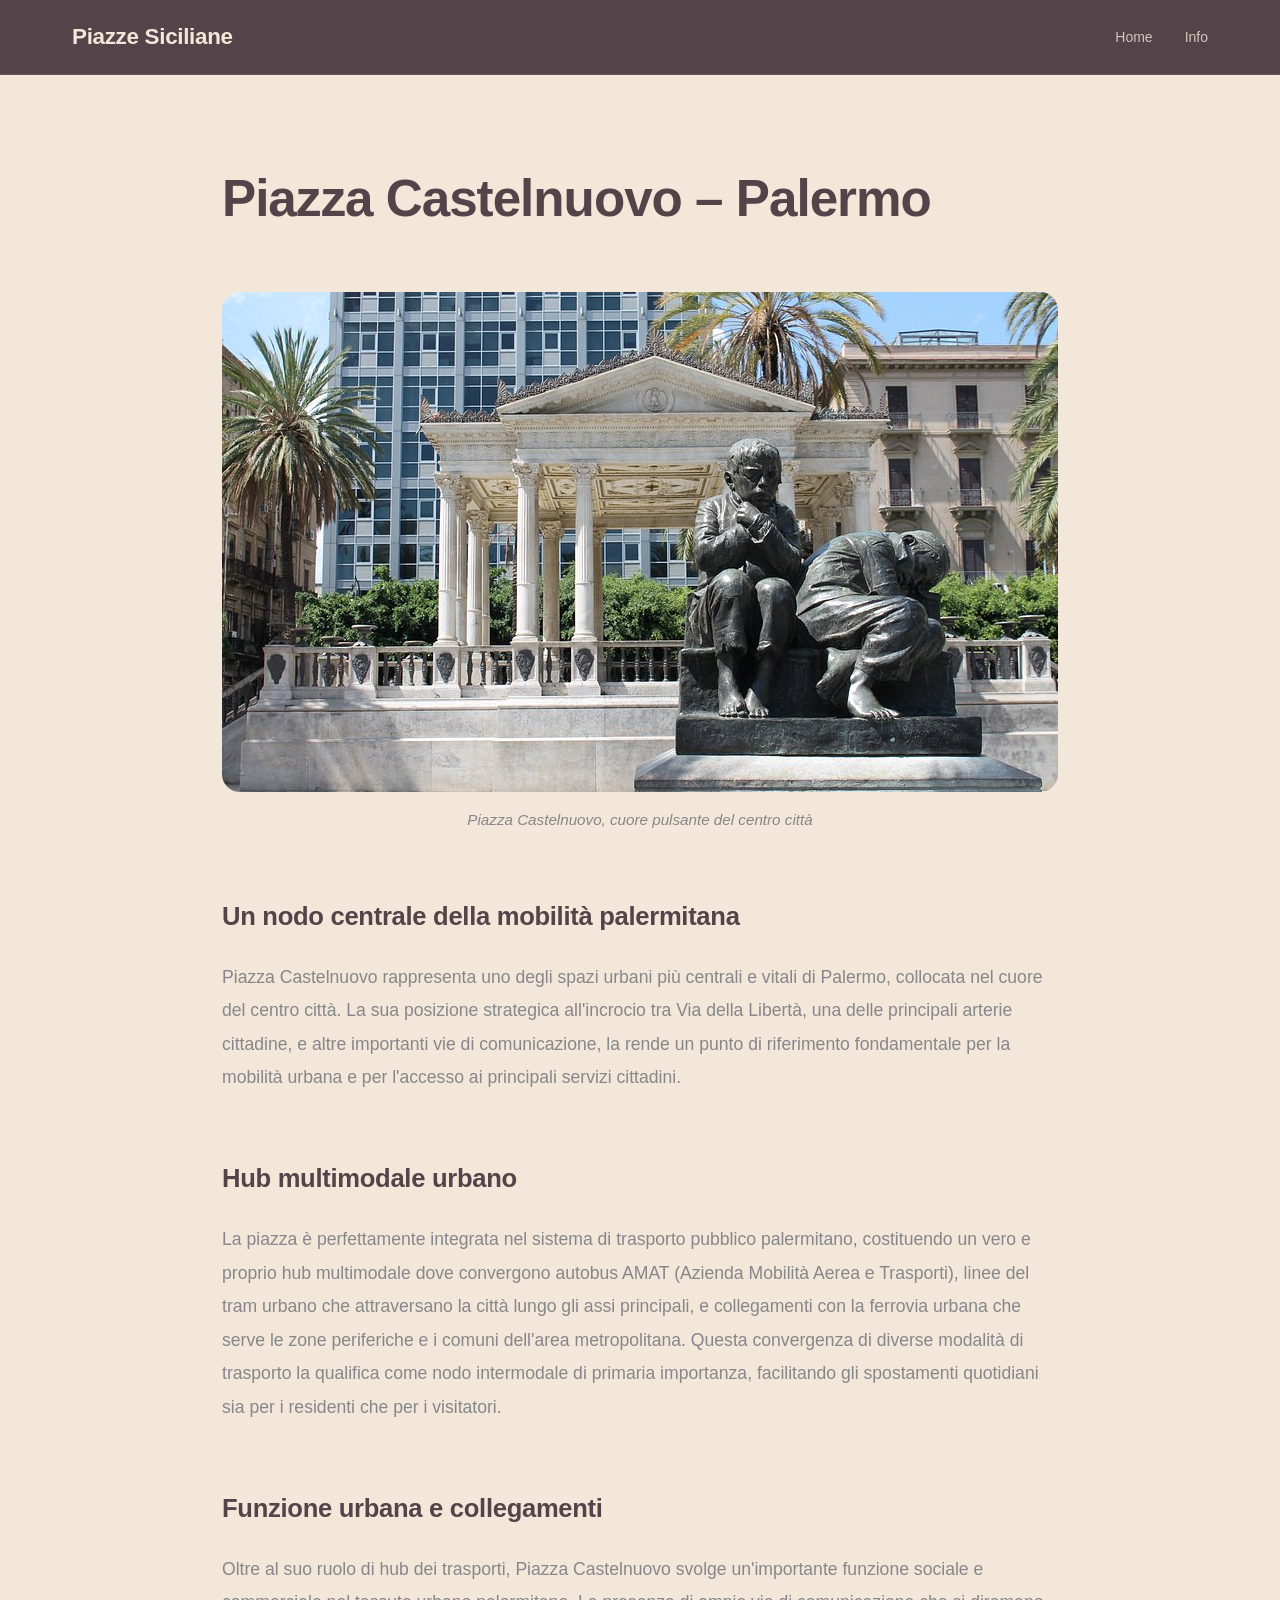
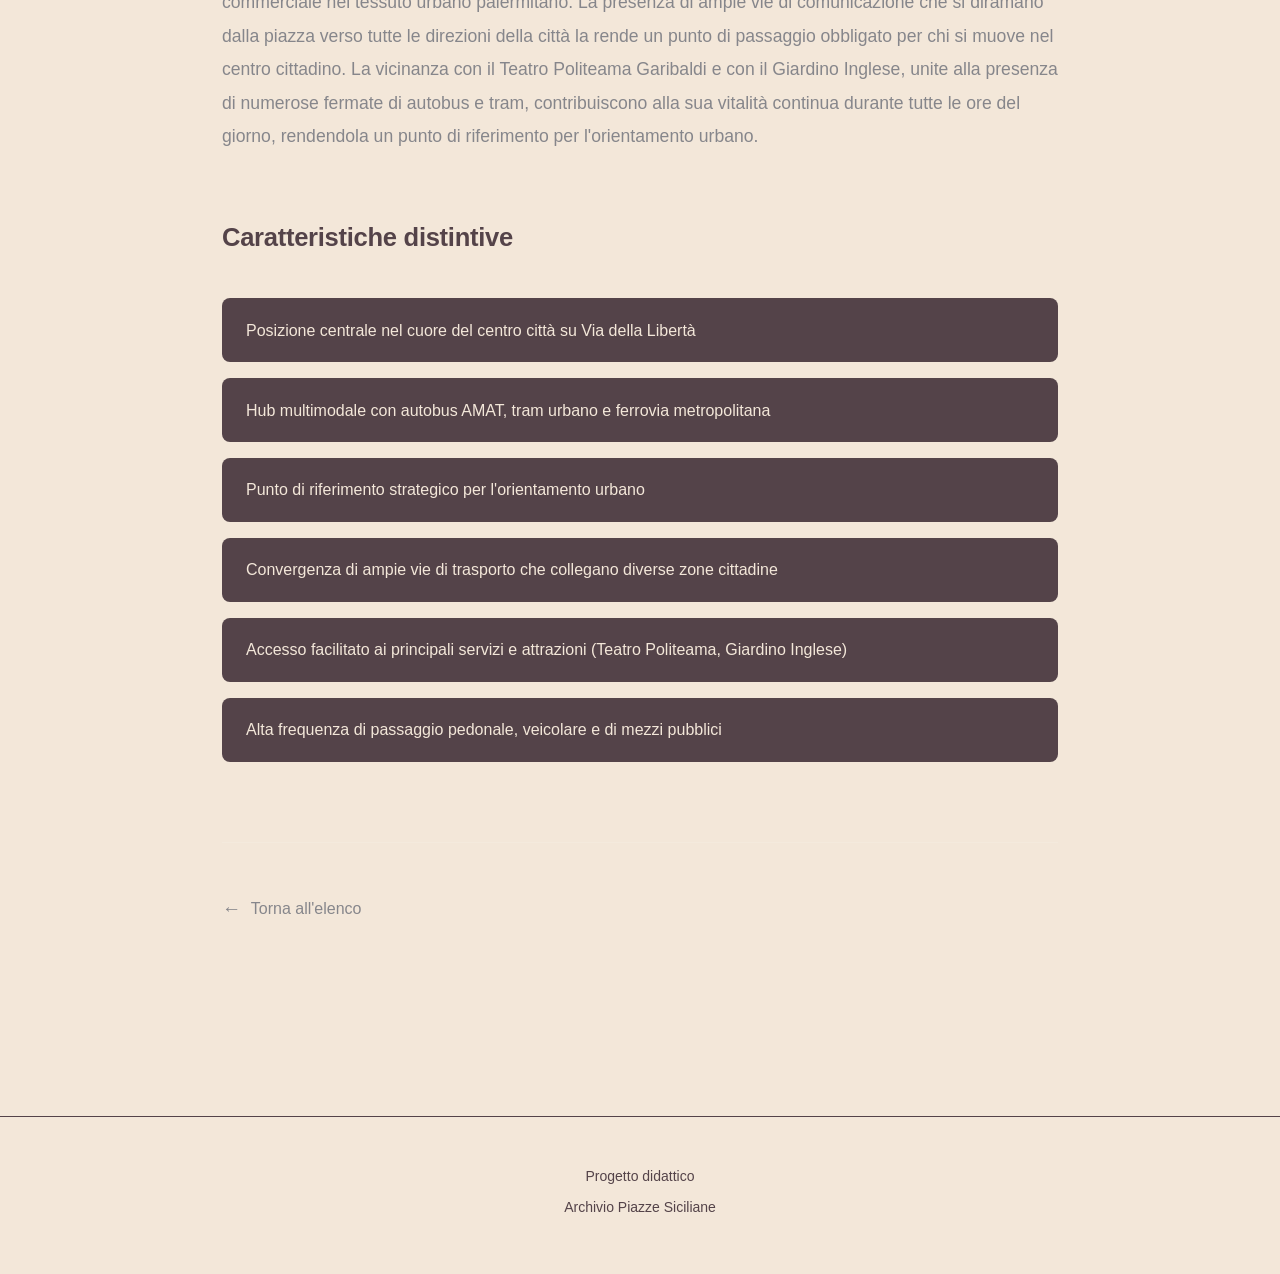
<file: piazza-palermo.html>
<!DOCTYPE html>
<html lang="it">
<head>
    <meta charset="UTF-8">
    <meta name="viewport" content="width=device-width, initial-scale=1.0">
    <title>Piazza Castelnuovo - Palermo</title>
    <link rel="stylesheet" href="css/style.css">
</head>
<body>
<header>
    <div class="header-container">
        <div class="header-left">
            <h1>Piazze Siciliane</h1>
        </div>
        <nav>
            <a href="index.html">Home</a>
            <a href="info.html">Info</a>
        </nav>
    </div>
</header>
<main>
    <article class="content">
        <h2>Piazza Castelnuovo – Palermo</h2>
        
        <figure class="piazza-img">
            <img src="img/palermo.jpeg" alt="Piazza Castelnuovo di Palermo">
            <figcaption>Piazza Castelnuovo, cuore pulsante del centro città</figcaption>
        </figure>
        <h3>Un nodo centrale della mobilità palermitana</h3>
        <p>
            Piazza Castelnuovo rappresenta uno degli spazi urbani più centrali e vitali di Palermo, 
            collocata nel cuore del centro città. La sua posizione strategica all'incrocio tra Via della 
            Libertà, una delle principali arterie cittadine, e altre importanti vie di comunicazione, 
            la rende un punto di riferimento fondamentale per la mobilità urbana e per l'accesso ai 
            principali servizi cittadini.
        </p>
        <h3>Hub multimodale urbano</h3>
        <p>
            La piazza è perfettamente integrata nel sistema di trasporto pubblico palermitano, 
            costituendo un vero e proprio hub multimodale dove convergono autobus AMAT (Azienda 
            Mobilità Aerea e Trasporti), linee del tram urbano che attraversano la città lungo 
            gli assi principali, e collegamenti con la ferrovia urbana che serve le zone periferiche 
            e i comuni dell'area metropolitana. Questa convergenza di diverse modalità di trasporto 
            la qualifica come nodo intermodale di primaria importanza, facilitando gli spostamenti 
            quotidiani sia per i residenti che per i visitatori.
        </p>
        <h3>Funzione urbana e collegamenti</h3>
        <p>
            Oltre al suo ruolo di hub dei trasporti, Piazza Castelnuovo svolge un'importante funzione 
            sociale e commerciale nel tessuto urbano palermitano. La presenza di ampie vie di 
            comunicazione che si diramano dalla piazza verso tutte le direzioni della città la rende 
            un punto di passaggio obbligato per chi si muove nel centro cittadino. La vicinanza con 
            il Teatro Politeama Garibaldi e con il Giardino Inglese, unite alla presenza di numerose 
            fermate di autobus e tram, contribuiscono alla sua vitalità continua durante tutte le ore 
            del giorno, rendendola un punto di riferimento per l'orientamento urbano.
        </p>
        <h3>Caratteristiche distintive</h3>
        <ul>
            <li>Posizione centrale nel cuore del centro città su Via della Libertà</li>
            <li>Hub multimodale con autobus AMAT, tram urbano e ferrovia metropolitana</li>
            <li>Punto di riferimento strategico per l'orientamento urbano</li>
            <li>Convergenza di ampie vie di trasporto che collegano diverse zone cittadine</li>
            <li>Accesso facilitato ai principali servizi e attrazioni (Teatro Politeama, Giardino Inglese)</li>
            <li>Alta frequenza di passaggio pedonale, veicolare e di mezzi pubblici</li>
        </ul>
       
        <p>
            <a href="index.html">Torna all'elenco</a>
        </p>
    </article>
</main>
<footer>
    <div class="footer-content">
        <p>Progetto didattico</p>
        <p>Archivio Piazze Siciliane</p>
    </div>
</footer>
</body>
</html>
</file>
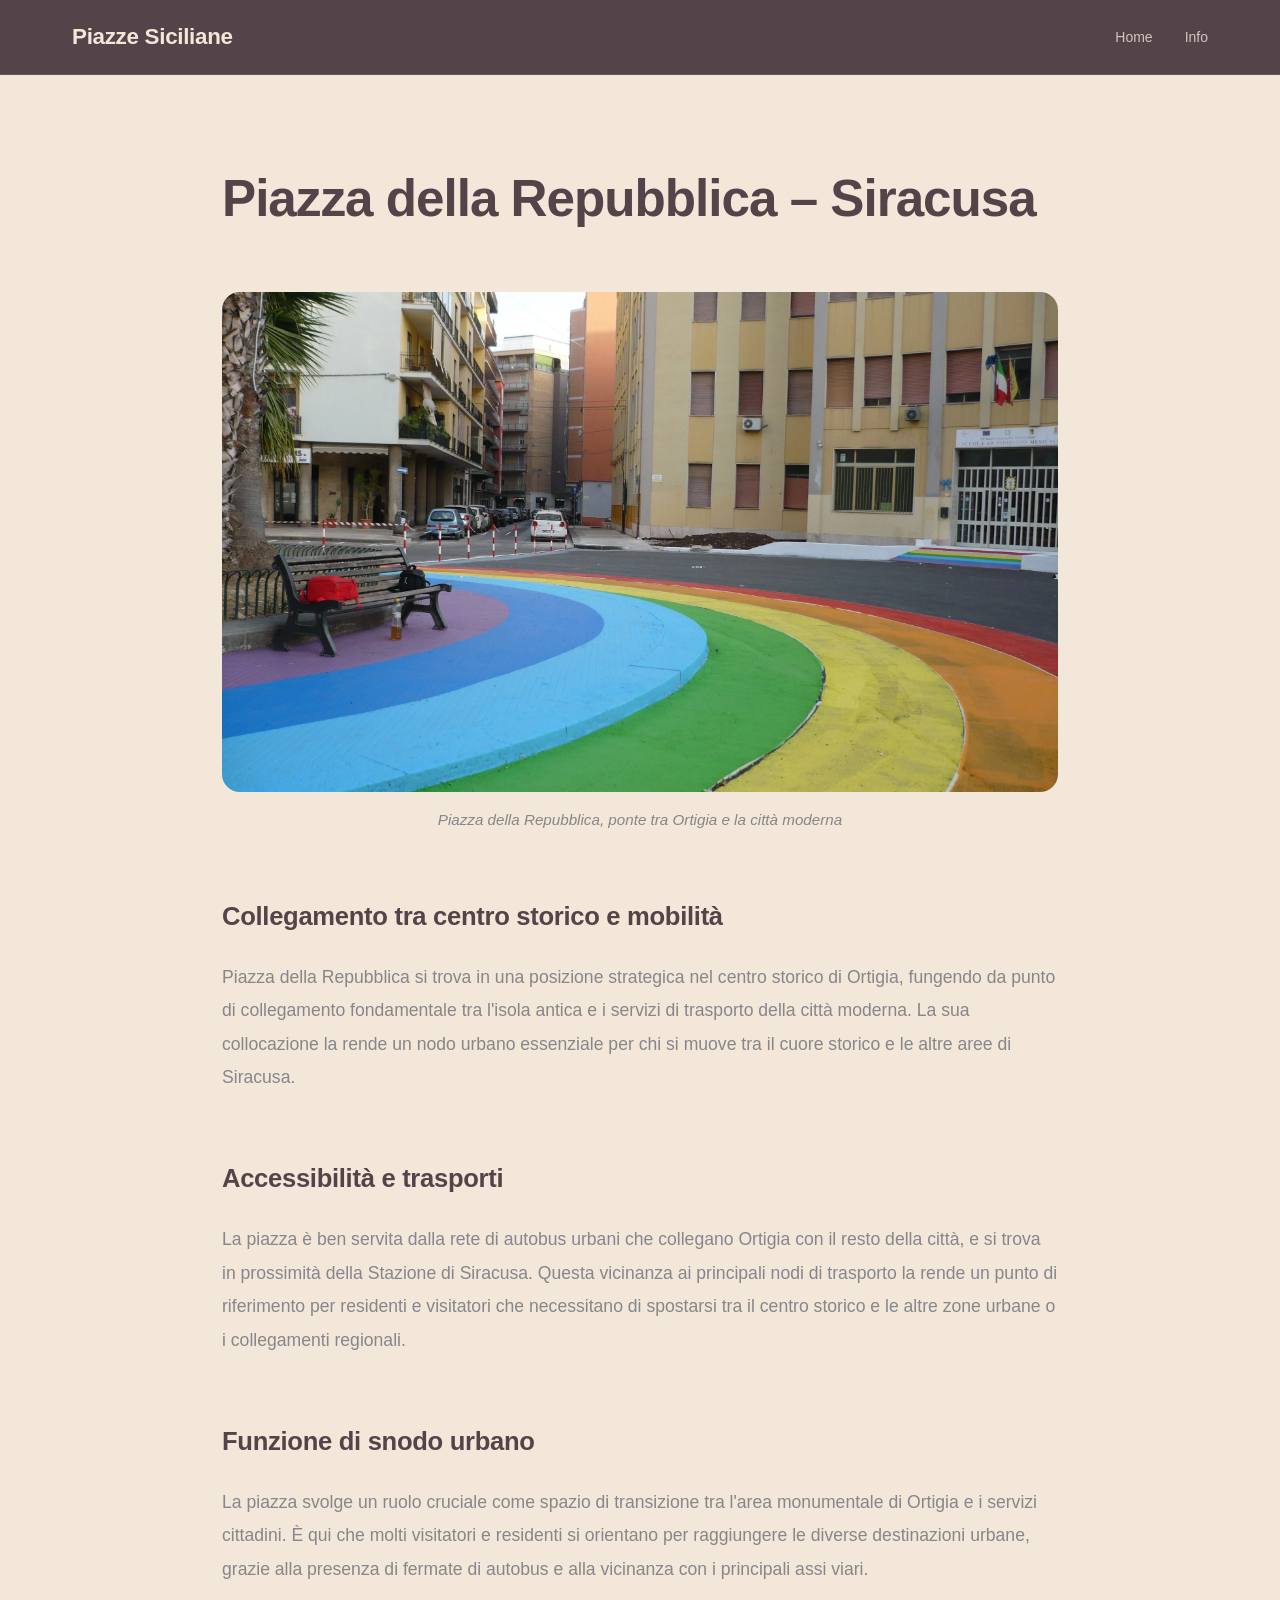
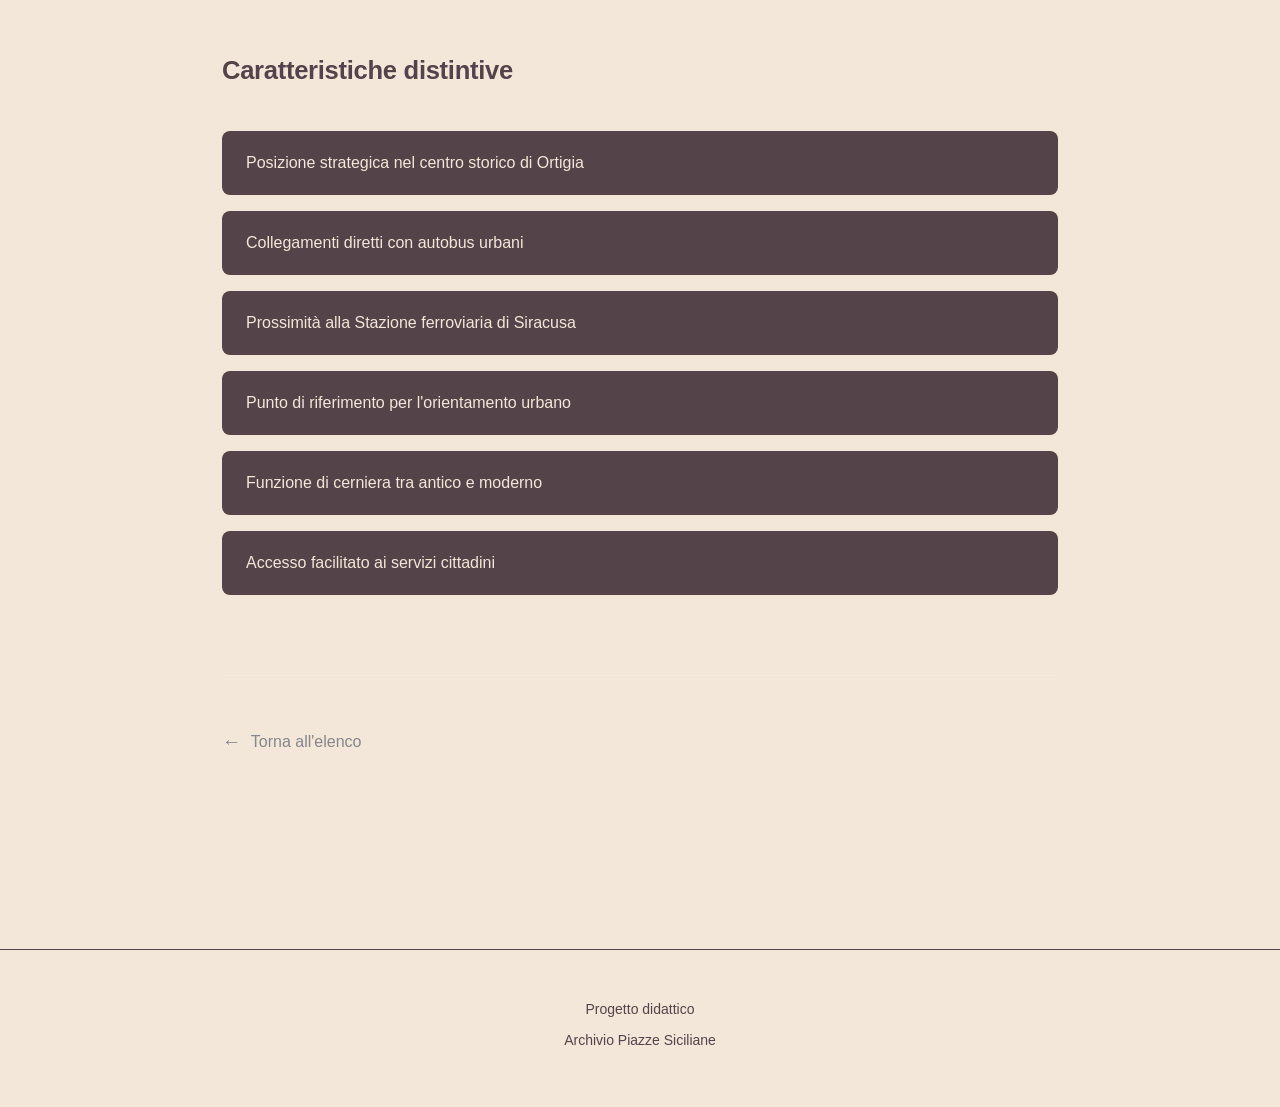
<file: piazza-siracusa.html>
<!DOCTYPE html>
<html lang="it">
<head>
    <meta charset="UTF-8">
    <meta name="viewport" content="width=device-width, initial-scale=1.0">
    <title>Piazza della Repubblica - Siracusa</title>
    <link rel="stylesheet" href="css/style.css">
</head>
<body>

<header>
    <div class="header-container">
        <div class="header-left">
            <h1>Piazze Siciliane</h1>
        </div>
        <nav>
            <a href="index.html">Home</a>
            <a href="info.html">Info</a>
        </nav>
    </div>
</header>

<main>
    <article class="content">
        <h2>Piazza della Repubblica – Siracusa</h2>
        
        <figure class="piazza-img">
            <img src="img/siracusa.webp" alt="Piazza della Repubblica Siracusa">
            <figcaption>Piazza della Repubblica, ponte tra Ortigia e la città moderna</figcaption>
        </figure>

        <h3>Collegamento tra centro storico e mobilità</h3>
        <p>
            Piazza della Repubblica si trova in una posizione strategica nel centro storico di Ortigia, 
            fungendo da punto di collegamento fondamentale tra l'isola antica e i servizi di trasporto 
            della città moderna. La sua collocazione la rende un nodo urbano essenziale per chi si muove 
            tra il cuore storico e le altre aree di Siracusa.
        </p>

        <h3>Accessibilità e trasporti</h3>
        <p>
            La piazza è ben servita dalla rete di autobus urbani che collegano Ortigia con il resto 
            della città, e si trova in prossimità della Stazione di Siracusa. Questa vicinanza ai 
            principali nodi di trasporto la rende un punto di riferimento per residenti e visitatori 
            che necessitano di spostarsi tra il centro storico e le altre zone urbane o i collegamenti 
            regionali.
        </p>

        <h3>Funzione di snodo urbano</h3>
        <p>
            La piazza svolge un ruolo cruciale come spazio di transizione tra l'area monumentale di 
            Ortigia e i servizi cittadini. È qui che molti visitatori e residenti si orientano per 
            raggiungere le diverse destinazioni urbane, grazie alla presenza di fermate di autobus 
            e alla vicinanza con i principali assi viari.
        </p>

        <h3>Caratteristiche distintive</h3>
        <ul>
            <li>Posizione strategica nel centro storico di Ortigia</li>
            <li>Collegamenti diretti con autobus urbani</li>
            <li>Prossimità alla Stazione ferroviaria di Siracusa</li>
            <li>Punto di riferimento per l'orientamento urbano</li>
            <li>Funzione di cerniera tra antico e moderno</li>
            <li>Accesso facilitato ai servizi cittadini</li>
        </ul>

        <p>
            <a href="index.html">Torna all'elenco</a>
        </p>
    </article>
</main>

<footer>
    <div class="footer-content">
        <p>Progetto didattico</p>
        <p>Archivio Piazze Siciliane</p>
    </div>
</footer>

</body>

</html>
</file>
<file: css/style.css>
* {
    margin: 0;
    padding: 0;
    box-sizing: border-box;
}

body {
    font-family: -apple-system, BlinkMacSystemFont, 'SF Pro Display', 'Segoe UI', sans-serif;
    background: #F3E7D9;
    color: #f5f5f7;
    line-height: 1.6;
    overflow-x: hidden;
    -webkit-font-smoothing: antialiased;
}

/* HEADER - NERO */
header {
    position: sticky;
    top: 0;
    z-index: 1000;
    background: rgba(84, 67, 73, 1);
    backdrop-filter: saturate(180%) blur(20px);
    border-bottom: 1px solid rgba(255, 255, 255, 0.1);
    animation: slideDown 0.6s ease-out;
}

.header-container {
    max-width: 1200px;
    margin: 0 auto;
    display: flex;
    justify-content: space-between;
    align-items: center;
    padding: 1.2rem 2rem;
}

header h1 {
    font-size: 1.4rem;
    font-weight: 600;
    letter-spacing: -0.3px;
    color: #F3E7D9;
}

nav {
    display: flex;
    gap: 2rem;
}

nav a {
    color: #F3E7D9;
    text-decoration: none;
    font-size: 0.875rem;
    font-weight: 400;
    opacity: 0.8;
    transition: opacity 0.3s ease;
    position: relative;
}

nav a.active {
    opacity: 1;
}

nav a::after {
    content: '';
    position: absolute;
    bottom: -4px;
    left: 0;
    width: 0;
    height: 1px;
    background: #f5f5f7;
    transition: width 0.3s ease;
}

nav a:hover {
    opacity: 1;
}

nav a:hover::after {
    width: 100%;
}

/* MAIN */
main {
    max-width: 1200px;
    margin: 0 auto;
    padding: 0 2rem;
}

/* HERO SECTION */
.hero {
    text-align: center;
    padding: 8rem 2rem 4rem;
    animation: fadeInUp 0.8s ease-out 0.2s backwards;
}

.hero h2 {
    font-size: 3.5rem;
    font-weight: 600;
    letter-spacing: -1.5px;
    margin-bottom: 1rem;
    line-height: 1.1;
    color: #544349;
}

.hero p {
    font-size: 1.5rem;
    color: #86868b;
    font-weight: 400;
    letter-spacing: -0.3px;
}

/* INTRO */
.intro {
    max-width: 700px;
    margin: 0 auto 6rem;
    text-align: center;
    padding: 0 2rem;
    animation: fadeInUp 0.8s ease-out 0.4s backwards;
}

.intro p {
    font-size: 1.125rem;
    color: #a1a1a6;
    line-height: 1.8;
    font-weight: 400;
}

/* PIAZZE GRID */
.piazze {
    display: grid;
    grid-template-columns: repeat(3, 1fr);
    gap: 1.5rem;
    margin-bottom: 8rem;
    animation: fadeInUp 0.8s ease-out 0.6s backwards;
}

.card {
    background: #544349;
    border-radius: 18px;
    overflow: hidden;
    transition: transform 0.3s ease, box-shadow 0.3s ease;
    cursor: pointer;
    text-decoration: none;
    color: inherit;
    display: block;
}

.card:hover {
    transform: translateY(-8px);
    box-shadow: 0 20px 40px rgba(0, 0, 0, 0.5);
    background: rgba(84, 67, 73, 0.9);
}

.card-img {
    width: 100%;
    height: 280px;
    object-fit: cover;
    display: block;
}

.card-content {
    padding: 1.5rem;
}

.card h3 {
    font-size: 1.25rem;
    font-weight: 600;
    margin-bottom: 0.3rem;
    letter-spacing: -0.3px;
    color: #f5f5f7;
}

.card p {
    font-size: 0.875rem;
    color: #f5f5f7;
    font-weight: 400;
}

/* CONFRONTA SECTION */
.confronta {
    margin-bottom: 8rem;
    animation: fadeInUp 0.8s ease-out 0.8s backwards;
}

.confronta h2 {
    font-size: 2.5rem;
    font-weight: 600;
    letter-spacing: -1px;
    margin-bottom: 3rem;
    text-align: center;
    color: #544349;
}

.compare-grid {
    display: grid;
    grid-template-columns: repeat(3, 1fr);
    gap: 2rem;
}

.compare-card {
    background: #544349;
    border-radius: 18px;
    padding: 3rem 2rem;
    text-align: center;
    transition: transform 0.3s ease, background 0.3s ease;
    text-decoration: none;
    color: inherit;
    display: block;
}

.compare-card:hover {
    transform: translateY(-4px);
    background: rgba(84, 67, 73, 0.9);
}

.compare-icon {
    width: 60px;
    height: 60px;
    margin: 0 auto 1.5rem;
    display: flex;
    align-items: center;
    justify-content: center;
    color: #f5f5f7;
}

.compare-card h4 {
    font-size: 1.25rem;
    font-weight: 600;
    margin-bottom: 0.75rem;
    letter-spacing: -0.3px;
    color: #f5f5f7;
}

.compare-card p {
    font-size: 0.9375rem;
    color: #86868b;
    line-height: 1.6;
    font-weight: 400;
}

/* FOOTER */
footer {
    border-top: 1px solid rgba(84, 67, 73, 1);
    padding: 3rem 2rem;
    margin-top: 4rem;
}

.footer-content {
    max-width: 1200px;
    margin: 0 auto;
    text-align: center;
}

.footer-content p {
    font-size: 0.875rem;
    color: #544349;
    margin-bottom: 0.5rem;
}

/* PAGINE SINGOLE */
.content {
    max-width: 900px;
    margin: 0 auto;
    padding: 6rem 2rem;
}

.content h2 {
    font-size: 3.2rem;
    margin-bottom: 3rem;
    font-weight: 700;
    letter-spacing: -1px;
    line-height: 1.1;
    color: #544349;
    animation: fadeInUp 0.8s ease-out;
}

.content h3 {
    font-size: 1.6rem;
    margin-top: 4rem;
    margin-bottom: 1.5rem;
    font-weight: 600;
    letter-spacing: -0.3px;
    color: #544349;
}

.content p {
    font-size: 1.1rem;
    line-height: 1.9;
    margin-bottom: 1.8rem;
    color: #86868b;
    font-weight: 300;
}

.content ul {
    margin-left: 0;
    list-style: none;
    margin-top: 2.5rem;
    margin-bottom: 3rem;
}

.content li {
    font-size: 1rem;
    color: #f3e7d9;
    padding: 1.2rem 1.5rem;
    background: #544349;
    font-weight: 300;
    transition: all 0.3s ease;
    margin-bottom: 1rem;
    border-radius: 8px;
}

.content li:hover {
    background: rgba(84, 67, 73, 0.9);
    padding-left: 2rem;
}

.content > p:last-of-type {
    margin-top: 5rem;
    padding-top: 3rem;
    border-top: 1px solid rgba(255, 255, 255, 0.1);
}

.content > p:last-of-type a {
    color: #86868b;
    text-decoration: none;
    font-size: 1rem;
    display: inline-flex;
    align-items: center;
    gap: 0.6rem;
    transition: all 0.3s ease;
    font-weight: 500;
}

.content > p:last-of-type a::before {
    content: '←';
    font-size: 1.2rem;
    transition: transform 0.3s ease;
}

.content > p:last-of-type a:hover {
    color: #544349;
}

.content > p:last-of-type a:hover::before {
    transform: translateX(-5px);
}

.piazza-img {
    width: 100%;
    margin: 4rem 0;
}

.piazza-img img {
    width: 100%;
    height: 500px;
    object-fit: cover;
    display: block;
    border-radius: 18px;
}

.piazza-img figcaption {
    font-size: 0.95rem;
    color: #86868b;
    margin-top: 1rem;
    font-weight: 300;
    text-align: center;
    font-style: italic;
}

/* TABELLA CONFRONTO */
.comparison-table {
    width: 100%;
    margin: 3rem 0;
    border-collapse: collapse;
}

.comparison-table th,
.comparison-table td {
    padding: 1.5rem;
    text-align: left;
    border-bottom: 1px solid rgba(255, 255, 255, 0.1);
}

.comparison-table th {
    background: #544349;
    color: #f5f5f7;
    font-weight: 600;
}

.comparison-table td {
    color: #86868b;
}

.comparison-table tr:hover td {
    background: rgba(84, 67, 73, 0.2)
}

/* ANIMAZIONI */
@keyframes fadeInUp {
    from {
        opacity: 0;
        transform: translateY(30px);
    }
    to {
        opacity: 1;
        transform: translateY(0);
    }
}

@keyframes slideDown {
    from {
        opacity: 0;
        transform: translateY(-20px);
    }
    to {
        opacity: 1;
        transform: translateY(0);
    }
}

/* TABLET */
@media (max-width: 1024px) {
    .hero h2 {
        font-size: 3rem;
    }

    .hero p {
        font-size: 1.3rem;
    }

    .piazze {
        grid-template-columns: repeat(2, 1fr);
    }

    .compare-grid {
        grid-template-columns: 1fr;
        gap: 1.5rem;
    }
}

/* MOBILE */
@media (max-width: 768px) {
    .header-container {
        flex-direction: column;
        gap: 1rem;
        padding: 1rem 1.5rem;
    }

    nav {
        gap: 1.5rem;
    }

    nav a {
        font-size: 0.8125rem;
    }

    .hero {
        padding: 5rem 1.5rem 3rem;
    }

    .hero h2 {
        font-size: 2.2rem;
    }

    .hero p {
        font-size: 1.125rem;
    }

    .intro {
        margin-bottom: 4rem;
        padding: 0 1.5rem;
    }

    .intro p {
        font-size: 1rem;
    }

    .piazze {
        grid-template-columns: 1fr;
        gap: 1.5rem;
        margin-bottom: 5rem;
    }

    .card-img {
        height: 220px;
    }

    .confronta {
        margin-bottom: 5rem;
    }

    .confronta h2 {
        font-size: 2rem;
        margin-bottom: 2rem;
    }

    .compare-grid {
        gap: 1.5rem;
    }

    .compare-card {
        padding: 2rem 1.5rem;
    }

    main {
        padding: 0 1.5rem;
    }

    footer {
        padding: 2rem 1.5rem;
    }

    .content {
        padding: 4rem 1.5rem;
    }

    .content h2 {
        font-size: 2.2rem;
    }

    .content h3 {
        font-size: 1.4rem;
    }

    .piazza-img img {
        height: 350px;
    }

    .comparison-table {
        font-size: 0.875rem;
    }

    .comparison-table th,
    .comparison-table td {
        padding: 1rem;
    }
}
</file>
